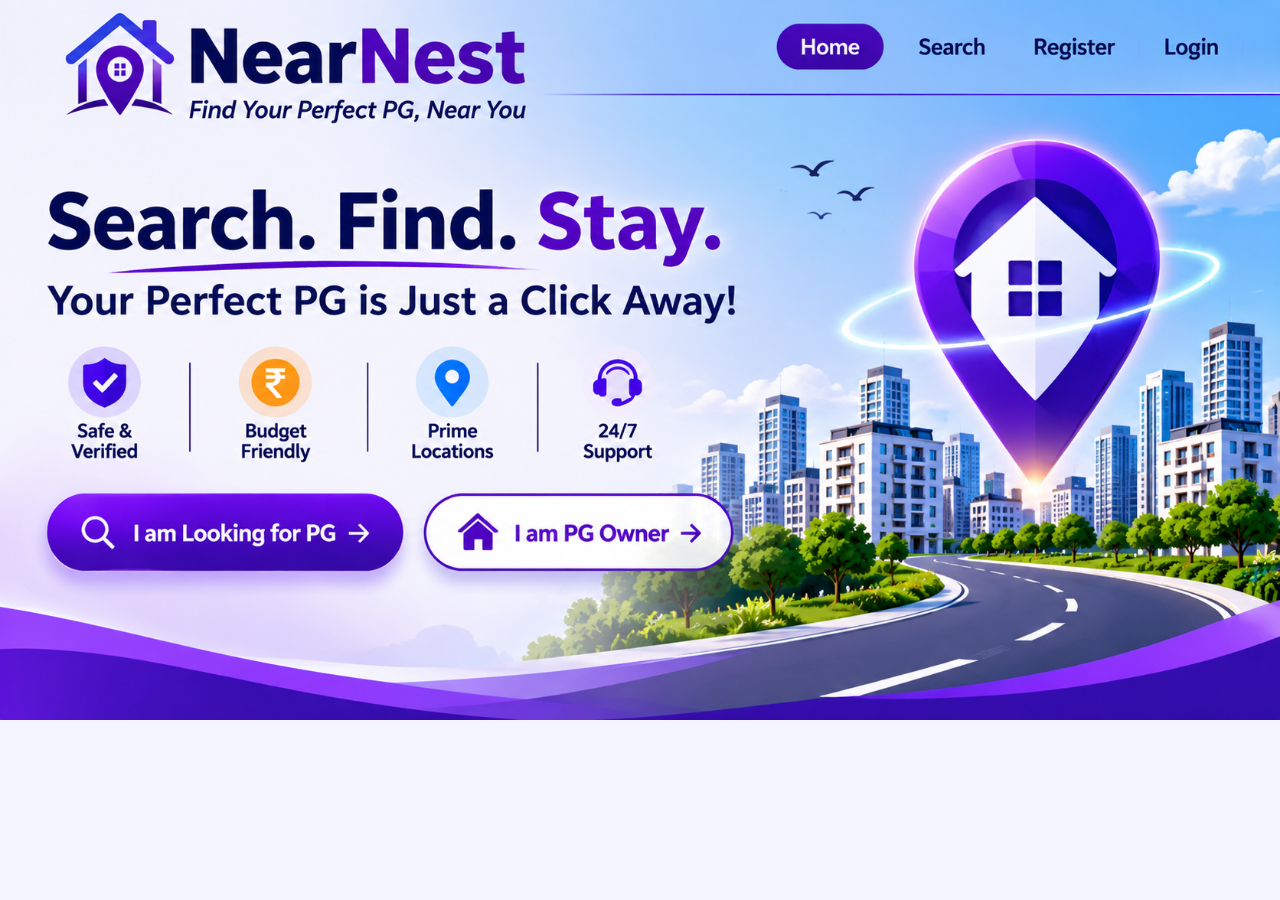
<file: employee-pg finder/frontend/index.html>
<!DOCTYPE html>
<html lang="en">
<head>
    <meta charset="UTF-8">
    <meta name="viewport" content="width=device-width, initial-scale=1.0">
    <title>NearNest - Find Your Perfect PG</title>

    <link rel="stylesheet" href="style.css">

    <style>
        * {
            margin: 0;
            padding: 0;
            box-sizing: border-box;
        }

        html, body {
            width: 100%;
            min-height: 100%;
        }

        body {
            font-family: "Segoe UI", Arial, sans-serif;
            overflow-x: hidden;
        }

        .nearnest-home {
            position: relative;
            width: 100%;
            min-height: 100vh;
            background: #f4f5ff;
            overflow: hidden;
        }

        .nearnest-banner {
            position: relative;
            width: 100%;
            line-height: 0;
        }

        .nearnest-banner img {
            display: block;
            width: 100%;
            height: auto;
        }

        /* Clickable navigation areas */
        .home-link {
            position: absolute;
            top: 3.2%;
            height: 7%;
            z-index: 5;
            display: block;
            border-radius: 30px;
        }

        .home-nav {
            left: 60.5%;
            width: 8.5%;
        }

        .search-nav {
            left: 70.5%;
            width: 8%;
        }

        .register-nav {
            left: 80%;
            width: 8.5%;
        }

        .login-nav {
            left: 90%;
            width: 7%;
        }

        /* Main buttons */
        .banner-button {
            position: absolute;
            top: 68.5%;
            height: 11%;
            z-index: 5;
            display: block;
            border-radius: 60px;
        }

        .seeker-button {
            left: 3.5%;
            width: 28%;
        }

        .owner-button {
            left: 33%;
            width: 24.5%;
        }

        .banner-button:focus-visible,
        .home-link:focus-visible {
            outline: 3px solid #ffb703;
            outline-offset: 3px;
        }

        @media (max-width: 700px) {
            .nearnest-home {
                min-height: auto;
            }

            .nearnest-banner img {
                width: 100%;
                height: auto;
            }

            .home-link {
                top: 3%;
                height: 7%;
            }

            .banner-button {
                top: 68.5%;
                height: 11%;
            }
        }
    </style>
</head>

<body>

    <main class="nearnest-home">

        <section class="nearnest-banner">

            <!-- NearNest homepage design image -->
            <img
                src="images/nearnest-city.png"
                alt="NearNest - Search, Find and Stay. Find your perfect PG near you."
            >

            <!-- Navigation links -->
            <a href="index.html"
               class="home-link home-nav"
               aria-label="Home"></a>

            <a href="pg-listings.html"
               class="home-link search-nav"
               aria-label="Search PGs"></a>

            <a href="employee-login.html"
               class="home-link register-nav"
               aria-label="Register"></a>

            <a href="employee-login.html"
               class="home-link login-nav"
               aria-label="Login"></a>

            <!-- Main action buttons -->
            <a href="employee-login.html"
               class="banner-button seeker-button"
               aria-label="I am looking for PG"></a>

            <a href="owner-register.html"
               class="banner-button owner-button"
               aria-label="I am a PG owner"></a>

        </section>

    </main>

    <script src="script.js"></script>

</body>
</html>
</file>
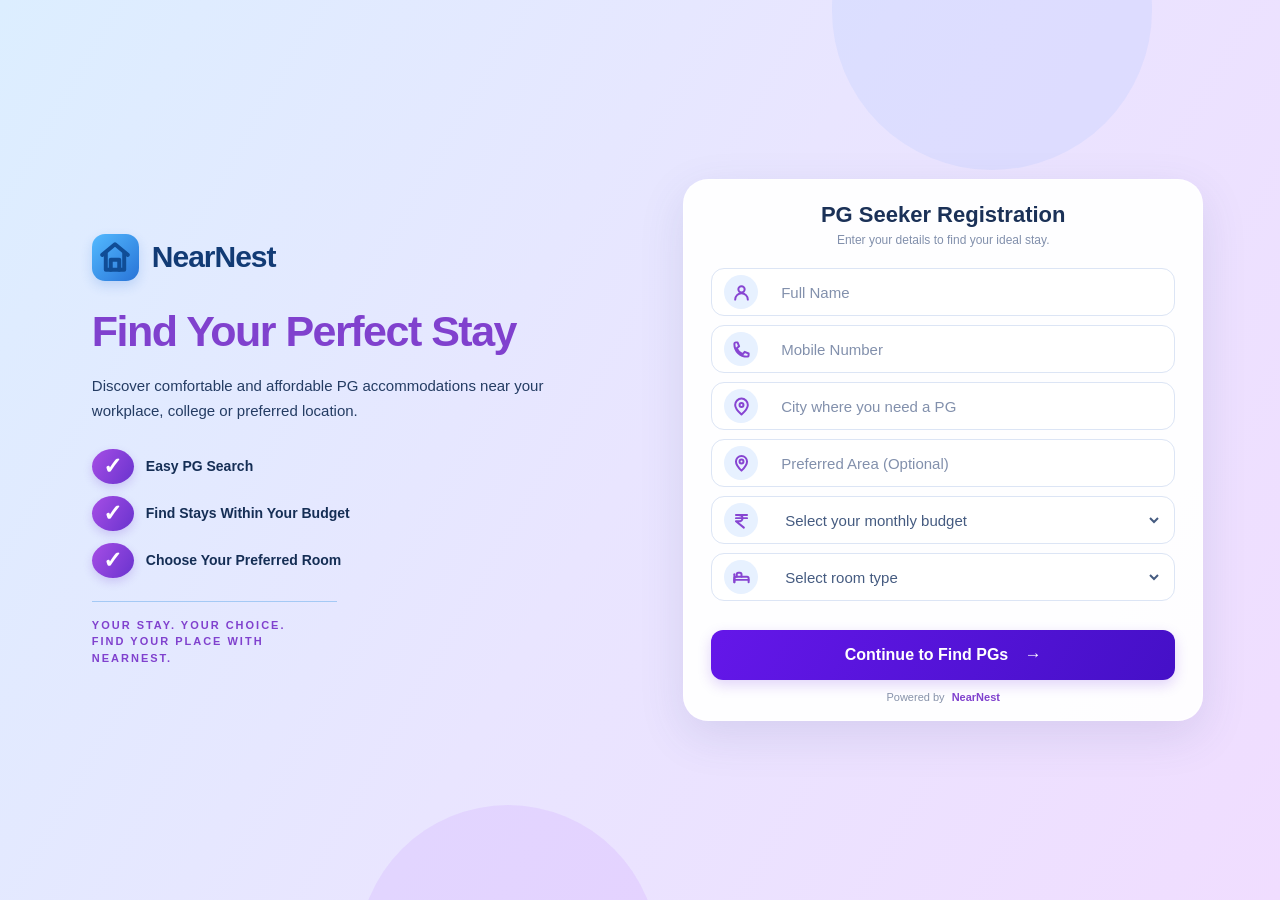
<file: employee-pg finder/frontend/employee-login.html>
<!DOCTYPE html>
<html lang="en">
<head>
    <meta charset="UTF-8">
    <meta name="viewport" content="width=device-width, initial-scale=1.0">
    <title>PG Seeker Registration - NearNest</title>
    <link rel="stylesheet" href="style.css">

    <style>
        * {
            margin: 0;
            padding: 0;
            box-sizing: border-box;
        }

        body.employee-registration-page {
            min-height: 100vh;
            font-family: "Segoe UI", Arial, sans-serif;
            color: #172554;
            background: linear-gradient(120deg, #dceeff, #e9e5ff, #f0ddff);
        }

        .seeker-wrapper {
            min-height: 100vh;
            display: flex;
            align-items: center;
            justify-content: center;
            padding: 25px 6%;
            position: relative;
            overflow: hidden;
        }

        /* Background circles */

        .seeker-wrapper::before,
        .seeker-wrapper::after {
            content: "";
            position: absolute;
            border-radius: 50%;
            pointer-events: none;
        }

        .seeker-wrapper::before {
            width: 320px;
            height: 320px;
            background: rgba(180, 200, 255, 0.25);
            top: -150px;
            right: 10%;
        }

        .seeker-wrapper::after {
            width: 300px;
            height: 300px;
            background: rgba(191, 140, 255, 0.18);
            bottom: -205px;
            left: 28%;
        }

        .seeker-layout {
            width: 100%;
            max-width: 1320px;
            display: grid;
            grid-template-columns: 1fr 1fr;
            align-items: center;
            gap: 55px;
            position: relative;
            z-index: 1;
        }

        /* Left introduction section */

        .seeker-intro {
            padding-left: 15px;
        }

        .seeker-brand {
            display: flex;
            align-items: center;
            gap: 13px;
            margin-bottom: 25px;
        }

        .seeker-brand-icon {
            width: 47px;
            height: 47px;
            border-radius: 13px;
            background: linear-gradient(135deg, #53baff, #2873d7);
            display: flex;
            align-items: center;
            justify-content: center;
            box-shadow: 0 5px 12px rgba(43, 116, 215, 0.2);
        }

        .seeker-brand-icon svg {
            width: 34px;
            height: 34px;
            stroke: #104d96;
            stroke-width: 2.8;
            fill: none;
            stroke-linecap: round;
            stroke-linejoin: round;
        }

        .seeker-brand h2 {
            font-size: 30px;
            color: #123b75;
            font-weight: 750;
            letter-spacing: -1px;
        }

        .seeker-intro h1 {
    font-size: 43px;
    line-height: 1.2;
    color: #8041ce;
    letter-spacing: -1.5px;
    margin-bottom: 15px;
    white-space: nowrap;
}

.seeker-intro h1 span {
    display: inline;
    color: #8041ce;
}

        .seeker-description {
            font-size: 15px;
            color: #243c63;
            line-height: 1.7;
            margin-bottom: 25px;
        }

        /* Benefits */

        .seeker-benefits {
            display: flex;
            flex-direction: column;
            gap: 12px;
        }

        .seeker-benefit {
            display: flex;
            align-items: center;
            gap: 12px;
            color: #152e55;
            font-size: 14px;
            font-weight: 650;
        }

        .benefit-check {
            width: 42px;
            height: 35px;
            border-radius: 50%;
            background: linear-gradient(120deg, #a64ee5, #6933ce);
            display: flex;
            align-items: center;
            justify-content: center;
            color: white;
            font-size: 23px;
            font-weight: 800;
            box-shadow: 0 4px 10px rgba(112, 53, 205, 0.2);
        }

        .seeker-tagline {
            width: 245px;
            border-top: 1px solid #a4c9f5;
            padding-top: 15px;
            margin-top: 23px;
            color: #8041ce;
            font-size: 11px;
            font-weight: 800;
            letter-spacing: 2px;
            line-height: 1.5;
        }

        /* Registration card */

        .seeker-form-card {
            width: 100%;
            max-width: 520px;
            justify-self: end;
            padding: 22px 27px 17px;
            background: rgba(255, 255, 255, 0.94);
            border-radius: 25px;
            box-shadow: 0 15px 45px rgba(66, 77, 140, 0.13);
            border: 1px solid rgba(255, 255, 255, 0.8);
        }

        .seeker-form-heading {
            text-align: center;
            margin-bottom: 21px;
        }

        .seeker-form-heading h2 {
            font-size: 22px;
            color: #1b3157;
            margin-bottom: 5px;
            font-weight: 750;
        }

        .seeker-form-heading p {
            color: #8290ac;
            font-size: 12px;
        }

        /* Form */

        #registrationForm {
            display: flex;
            flex-direction: column;
            gap: 9px;
        }

        .seeker-field {
            width: 100%;
        }

        .seeker-input-row {
            min-height: 48px;
            width: 100%;
            display: flex;
            align-items: center;
            gap: 11px;
            padding: 0 12px;
            border: 1px solid #dce5f5;
            border-radius: 13px;
            background: #ffffff;
            transition: 0.2s ease;
        }

        .seeker-input-row:focus-within {
            border-color: #8c64db;
            box-shadow: 0 0 0 3px rgba(132, 83, 209, 0.09);
        }

        .seeker-field-icon {
            width: 34px;
            height: 34px;
            min-width: 34px;
            border-radius: 50%;
            background: #e7f1ff;
            display: flex;
            align-items: center;
            justify-content: center;
            color: #8745d2;
        }

        .seeker-field-icon svg {
            width: 19px;
            height: 19px;
            stroke: currentColor;
            stroke-width: 2.5;
            stroke-linecap: round;
            stroke-linejoin: round;
            fill: none;
        }

        .seeker-input-row input,
        .seeker-input-row select {
            width: 100%;
            min-width: 0;
            height: 45px;
            border: none !important;
            outline: none !important;
            background: transparent !important;
            box-shadow: none !important;
            color: #455b80;
            font-family: inherit;
            font-size: 13px;
            padding: 0 2px;
        }

        .seeker-input-row input::placeholder {
            color: #8290ac;
        }

        .seeker-input-row select {
            cursor: pointer;
        }

        /* Submit button */

        .seeker-submit-btn {
            width: 100%;
            min-height: 50px;
            margin-top: 9px;
            border: none;
            border-radius: 13px;
            background: linear-gradient(100deg, #7615ed, #4910c9);
            color: #ffffff;
            font-size: 14px;
            font-weight: 750;
            font-family: inherit;
            cursor: pointer;
            transition: 0.2s;
            box-shadow: 0 6px 15px rgba(104, 28, 211, 0.2);
        }

        .seeker-submit-btn:hover {
            transform: translateY(-2px);
            box-shadow: 0 8px 19px rgba(104, 28, 211, 0.28);
        }

        .seeker-submit-btn span {
            margin-left: 12px;
            font-size: 17px;
        }

        .seeker-footer {
            text-align: center;
            margin-top: 11px;
            font-size: 11px;
            color: #8792aa;
        }

        .seeker-footer strong {
            color: #8041ce;
            margin-left: 4px;
        }

        /* Responsive design */

        @media (max-width: 850px) {
            .seeker-wrapper {
                padding: 30px 5%;
            }

            .seeker-layout {
                grid-template-columns: 1fr;
                gap: 30px;
                max-width: 520px;
            }

            .seeker-intro {
                padding-left: 0;
            }

            .seeker-intro h1 {
                font-size: 34px;
            }

            .seeker-brand {
                margin-bottom: 15px;
            }

            .seeker-brand h2 {
                font-size: 26px;
            }

            .seeker-form-card {
                justify-self: center;
            }
        }

        @media (max-width: 480px) {
            .seeker-wrapper {
                padding: 20px 12px;
            }

            .seeker-form-card {
                padding: 20px 15px;
                border-radius: 18px;
            }

            .seeker-intro h1 {
                font-size: 30px;
            }

            .seeker-description {
                font-size: 13px;
            }

            .seeker-form-heading h2 {
                font-size: 20px;
            }
        }
    </style>
</head>

<body class="employee-registration-page">

    <main class="seeker-wrapper">

        <div class="seeker-layout">

            <!-- Left Introduction -->

            <section class="seeker-intro">

                <div class="seeker-brand">

                    <div class="seeker-brand-icon">
                        <svg viewBox="0 0 24 24">
                            <path d="M3 10.5L12 3L21 10.5"/>
                            <path d="M5.5 9.5V21H18.5V9.5"/>
                            <path d="M9 21V14H15V21"/>
                        </svg>
                    </div>

                    <h2>NearNest</h2>

                </div>

                <h1>
                    Find Your <span>Perfect Stay</span>
                </h1>

                <p class="seeker-description">
                    Discover comfortable and affordable PG accommodations
                    near your workplace, college or preferred location.
                </p>

                <div class="seeker-benefits">

                    <div class="seeker-benefit">
                        <span class="benefit-check">✓</span>
                        Easy PG Search
                    </div>

                    <div class="seeker-benefit">
                        <span class="benefit-check">✓</span>
                        Find Stays Within Your Budget
                    </div>

                    <div class="seeker-benefit">
                        <span class="benefit-check">✓</span>
                        Choose Your Preferred Room
                    </div>

                </div>

                <div class="seeker-tagline">
                    YOUR STAY. YOUR CHOICE.
                    <br>
                    FIND YOUR PLACE WITH NEARNEST.
                </div>

            </section>

            <!-- Right Registration Form -->

            <section class="seeker-form-card">

                <div class="seeker-form-heading">
                    <h2>PG Seeker Registration</h2>
                    <p>Enter your details to find your ideal stay.</p>
                </div>

                <form id="registrationForm">

                    <!-- Full Name -->
                    <div class="seeker-field">
                        <div class="seeker-input-row">

                            <span class="seeker-field-icon">
                                <svg viewBox="0 0 24 24">
                                    <circle cx="12" cy="8" r="4"/>
                                    <path d="M4 21C4 16.6 7.6 13 12 13S20 16.6 20 21"/>
                                </svg>
                            </span>

                            <input type="text" id="fullName"
                                   name="fullName"
                                   placeholder="Full Name" required>
                        </div>
                    </div>

                    <!-- Mobile Number -->
                    <div class="seeker-field">
                        <div class="seeker-input-row">

                            <span class="seeker-field-icon">
                                <svg viewBox="0 0 24 24">
                                    <path d="M7 3H5A2 2 0 0 0 3 5C3 14 10 21 19 21A2 2 0 0 0 21 19V17L16 15L13.5 18C10 16.5 7.5 14 6 10.5L9 8L7 3Z"/>
                                </svg>
                            </span>

                            <input type="tel" id="mobile"
                                   name="mobile"
                                   placeholder="Mobile Number" required>
                        </div>
                    </div>

                    <!-- City -->
                    <div class="seeker-field">
                        <div class="seeker-input-row">

                            <span class="seeker-field-icon">
                                <svg viewBox="0 0 24 24">
                                    <path d="M20 10C20 15 12 22 12 22S4 15 4 10A8 8 0 1 1 20 10Z"/>
                                    <circle cx="12" cy="10" r="2.5"/>
                                </svg>
                            </span>

                            <input type="text" id="city"
                                   name="city"
                                   placeholder="City where you need a PG"
                                   required>
                        </div>
                    </div>

                    <!-- Preferred Area -->
                    <div class="seeker-field">
                        <div class="seeker-input-row">

                            <span class="seeker-field-icon">
                                <svg viewBox="0 0 24 24">
                                    <path d="M12 21S5 14.5 5 9.5A7 7 0 1 1 19 9.5C19 14.5 12 21 12 21Z"/>
                                    <circle cx="12" cy="9.5" r="2.5"/>
                                </svg>
                            </span>

                            <input type="text" id="area"
                                   name="area"
                                   placeholder="Preferred Area (Optional)">
                        </div>
                    </div>

                    <!-- Monthly Budget -->
                    <div class="seeker-field">
                        <div class="seeker-input-row">

                            <span class="seeker-field-icon">
                                <svg viewBox="0 0 24 24">
                                    <path d="M5 5H19"/>
                                    <path d="M5 9H19"/>
                                    <path d="M8 5C15 5 15 13 8 13H5L15 21"/>
                                </svg>
                            </span>

                            <select id="budget" name="budget" required>
                                <option value="">Select your monthly budget</option>
                                <option value="Below 5000">Below ₹5,000</option>
                                <option value="5000-10000">₹5,000–₹10,000</option>
                                <option value="10000-15000">₹10,000–₹15,000</option>
                                <option value="Above 15000">Above ₹15,000</option>
                            </select>
                        </div>
                    </div>

                    <!-- Room Preference -->
                    <div class="seeker-field">
                        <div class="seeker-input-row">

                            <span class="seeker-field-icon">
                                <svg viewBox="0 0 24 24">
                                    <path d="M3 18V8"/>
                                    <path d="M21 18V13A2 2 0 0 0 19 11H5A2 2 0 0 0 3 13V18"/>
                                    <path d="M3 15H21"/>
                                    <path d="M6 11V8A2 2 0 0 1 8 6H10A2 2 0 0 1 12 8V11"/>
                                </svg>
                            </span>

                            <select id="roomType" name="roomType" required>
                                <option value="">Select room type</option>
                                <option value="Single">Single Sharing</option>
                                <option value="Double">Double Sharing</option>
                                <option value="Triple">Triple Sharing</option>
                                <option value="Any">Any Room Type</option>
                            </select>
                        </div>
                    </div>

                    <button type="submit" class="seeker-submit-btn">
                        Continue to Find PGs
                        <span>→</span>
                    </button>

                </form>

                <p class="seeker-footer">
                    Powered by <strong>NearNest</strong>
                </p>

            </section>

        </div>

    </main>

    <script src="script.js"></script>

</body>
</html>
</file>
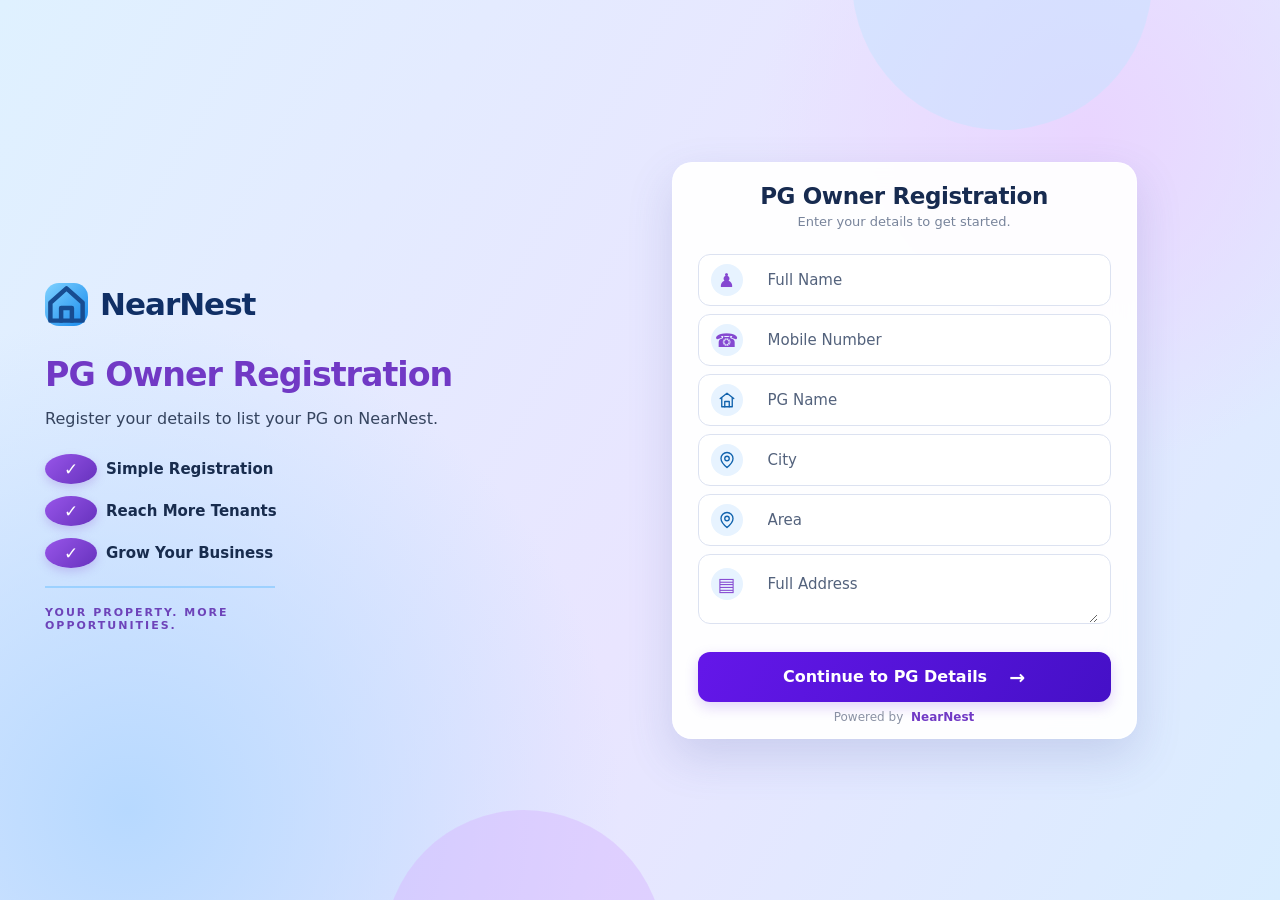
<file: employee-pg finder/frontend/owner-register.html>
<!DOCTYPE html>
<html lang="en">
<head>
    <meta charset="UTF-8">
    <meta name="viewport" content="width=device-width, initial-scale=1.0">
    <title>NearNest - Owner Registration</title>
    <link rel="stylesheet" href="style.css">

    <style>
        body.owner-registration-page {
            margin: 0;
            min-height: 100vh;
            font-family: "Segoe UI", Arial, sans-serif;
            color: #101d3d;
            background: #dceeff;
            overflow-x: hidden;
        }

        .owner-registration-page *,
        .owner-registration-page *::before,
        .owner-registration-page *::after {
            box-sizing: border-box;
        }

        .owner-registration-page .owner-page-wrapper {
            min-height: 100vh;
            position: relative;
            overflow: hidden;
            background:
                radial-gradient(circle at 85% 15%, #e9d5ff 0, transparent 25%),
                radial-gradient(circle at 10% 90%, #b7d9ff 0, transparent 35%),
                linear-gradient(120deg, #dff1ff, #e9e5ff 55%, #d9edff);
        }

        .owner-registration-page .owner-bg-circle {
            position: absolute;
            border-radius: 50%;
            pointer-events: none;
            opacity: .5;
        }

        .owner-registration-page .circle-one {
            width: 300px;
            height: 300px;
            background: #c6e4ff;
            top: -170px;
            right: 10%;
        }

        .owner-registration-page .circle-two {
            width: 280px;
            height: 280px;
            background: #d8baff;
            bottom: -190px;
            right: -70px;
        }

        .owner-registration-page .owner-layout {
            position: relative;
            z-index: 1;
            min-height: 100vh;
            max-width: 1450px;
            margin: auto;
            padding: 35px 5%;
            display: grid;
            grid-template-columns: 1fr 1fr;
            align-items: center;
            gap: 7%;
        }

        /* LEFT SECTION */

        .owner-registration-page .owner-intro {
            display: flex;
            flex-direction: column;
            justify-content: center;
            min-width: 0;
            position: relative;
            min-height: 620px;
        }

        .owner-registration-page .owner-brand {
            display: flex;
            align-items: center;
            gap: 12px;
            margin-bottom: 65px;
            color: #102f65;
            font-size: 27px;
            font-weight: 800;
            letter-spacing: -.7px;
        }

        .owner-registration-page .brand-icon {
            width: 43px;
            height: 43px;
        }

        .owner-registration-page .brand-icon svg {
            width: 100%;
            height: 100%;
            fill: none;
            stroke: #174c91;
            stroke-width: 2.5;
            stroke-linecap: round;
            stroke-linejoin: round;
        }

        .owner-registration-page .owner-heading h1 {
            font-size: clamp(38px, 4vw, 55px);
            line-height: 1.12;
            letter-spacing: -1.8px;
            margin: 0 0 18px;
            font-weight: 800;
            color: #101d38;
        }

        .owner-registration-page .owner-heading h1 span {
            display: block;
            color: #7139c5;
        }

        .owner-registration-page .owner-heading p {
            font-size: 17px;
            line-height: 1.65;
            max-width: 440px;
            color: #253957;
            margin: 0;
        }

        .owner-registration-page .owner-benefits {
            display: flex;
            flex-direction: column;
            gap: 18px;
            margin-top: 35px;
        }

        .owner-registration-page .benefit-item {
            display: flex;
            align-items: center;
            gap: 13px;
            font-size: 16px;
            font-weight: 600;
            color: #182c4e;
        }

        .owner-registration-page .benefit-icon {
            width: 34px;
            height: 34px;
            border-radius: 50%;
            display: flex;
            align-items: center;
            justify-content: center;
            color: white;
            font-weight: 800;
            font-size: 17px;
            background: linear-gradient(135deg, #9855e9, #6632bd);
            box-shadow: 0 4px 10px #8b5bd344;
        }

        .owner-registration-page .owner-tagline {
            margin-top: 45px;
            font-size: 13px;
            font-weight: 800;
            letter-spacing: 2px;
            color: #6d43b9;
        }

        /* CITY SKYLINE */

        .owner-registration-page .owner-intro::after {
            content: "";
            position: absolute;
            z-index: -1;
            left: -8%;
            right: -12%;
            bottom: -35px;
            height: 145px;
            opacity: .55;
            background:
                linear-gradient(to top, #a99af2 0 42%, transparent 42%),
                linear-gradient(to top, transparent 0 25%, #b9aaf7 25% 75%, transparent 75%) 8% 100% / 42px 110px no-repeat,
                linear-gradient(to top, transparent 0 15%, #a99af2 15% 80%, transparent 80%) 20% 100% / 55px 130px no-repeat,
                linear-gradient(to top, transparent 0 30%, #c0b5fa 30% 90%, transparent 90%) 36% 100% / 48px 120px no-repeat,
                linear-gradient(to top, transparent 0 20%, #a99af2 20% 85%, transparent 85%) 52% 100% / 58px 135px no-repeat,
                linear-gradient(to top, transparent 0 35%, #c0b5fa 35% 90%, transparent 90%) 69% 100% / 48px 120px no-repeat,
                linear-gradient(to top, transparent 0 20%, #a99af2 20% 75%, transparent 75%) 84% 100% / 52px 110px no-repeat;
            mask-image: linear-gradient(to top, black, transparent);
        }

        /* RIGHT FORM CARD */

        .owner-registration-page .owner-form-section {
            display: flex;
            justify-content: center;
            align-items: center;
            min-width: 0;
        }

        .owner-registration-page .registration-container {
            width: 100%;
            max-width: 490px;
            background: rgba(255, 255, 255, .94);
            border: 1px solid rgba(255, 255, 255, .9);
            border-radius: 23px;
            padding: 30px 32px 22px;
            box-shadow: 0 18px 45px rgba(76, 91, 160, .18);
            backdrop-filter: blur(12px);
        }

        .owner-registration-page .form-top {
            margin-bottom: 20px;
        }

        .owner-registration-page .form-top h2 {
            margin: 0 0 7px;
            color: #172b50;
            font-size: 25px;
            font-weight: 800;
        }

        .owner-registration-page .form-top p {
            margin: 0;
            color: #78849b;
            font-size: 14px;
        }

        .owner-registration-page #ownerRegistrationForm {
            display: flex;
            flex-direction: column;
            gap: 12px;
        }

        .owner-registration-page .owner-input-group {
            margin: 0;
        }

        .owner-registration-page .owner-input-group label {
            position: absolute;
            width: 1px;
            height: 1px;
            padding: 0;
            margin: -1px;
            overflow: hidden;
            clip: rect(0, 0, 0, 0);
            white-space: nowrap;
            border: 0;
        }

        .owner-registration-page .owner-input-box {
            min-height: 49px;
            display: flex;
            align-items: center;
            gap: 13px;
            padding: 0 15px;
            border: 1.5px solid #dce2f1;
            border-radius: 12px;
            background: #fff;
            transition: .2s ease;
        }

        .owner-registration-page .owner-input-box:focus-within {
            border-color: #8953dc;
            box-shadow: 0 0 0 3px #8953dc19;
        }

        .owner-registration-page .input-icon {
            flex-shrink: 0;
            color: #8548d1;
            font-size: 19px;
            font-weight: 700;
            width: 20px;
            text-align: center;
        }

        .owner-registration-page .owner-input-box input,
        .owner-registration-page .owner-input-box textarea {
            width: 100%;
            min-width: 0;
            border: none;
            outline: none;
            background: transparent;
            color: #243756;
            font-family: inherit;
            font-size: 14px;
            padding: 12px 0;
        }

        .owner-registration-page .owner-input-box input::placeholder,
        .owner-registration-page .owner-input-box textarea::placeholder {
            color: #53627c;
            opacity: 1;
        }

        .owner-registration-page .address-box {
            min-height: 76px;
            align-items: flex-start;
            padding-top: 12px;
        }

        .owner-registration-page .address-box textarea {
            resize: vertical;
            min-height: 48px;
        }

        .owner-registration-page .owner-submit-btn {
            width: 100%;
            min-height: 51px;
            margin-top: 5px;
            padding: 12px 18px;
            border: none;
            border-radius: 13px;
            background: linear-gradient(100deg, #6030b3, #753bc9);
            color: #fff;
            font-size: 15px;
            font-weight: 700;
            cursor: pointer;
            box-shadow: 0 7px 16px #7139c533;
            transition: .2s ease;
        }

        .owner-registration-page .owner-submit-btn:hover {
            transform: translateY(-2px);
            box-shadow: 0 10px 20px #7139c544;
        }

        .owner-registration-page .owner-submit-btn span {
            margin-left: 9px;
            font-size: 19px;
        }

        .owner-registration-page .form-footer {
            text-align: center;
            margin-top: 17px;
            font-size: 12px;
            color: #8a91a4;
        }

        .owner-registration-page .form-footer strong {
            color: #7139c5;
        }

        /* TABLET AND MOBILE */

        @media (max-width: 900px) {
            .owner-registration-page .owner-layout {
                gap: 35px;
                padding: 30px 4%;
            }

            .owner-registration-page .owner-brand {
                margin-bottom: 45px;
            }

            .owner-registration-page .registration-container {
                padding: 25px 22px 20px;
            }
        }

        @media (max-width: 700px) {
            body.owner-registration-page {
                overflow-y: auto;
            }

            .owner-registration-page .owner-layout {
                grid-template-columns: 1fr;
                gap: 25px;
                padding: 25px 18px 35px;
            }

            .owner-registration-page .owner-intro {
                min-height: auto;
            }

            .owner-registration-page .owner-brand {
                margin-bottom: 30px;
                font-size: 23px;
            }

            .owner-registration-page .owner-heading h1 {
                font-size: 36px;
            }

            .owner-registration-page .owner-heading p {
                font-size: 15px;
            }

            .owner-registration-page .owner-benefits {
                margin-top: 23px;
                gap: 12px;
            }

            .owner-registration-page .owner-tagline {
                margin-top: 25px;
            }

            .owner-registration-page .owner-intro::after {
                display: none;
            }

            .owner-registration-page .registration-container {
                max-width: 520px;
                padding: 25px 20px 20px;
            }

            .owner-registration-page .form-top h2 {
                font-size: 22px;
            }
        }
        /* Benefits alignment */
.owner-registration-page .owner-benefits {
    align-items: flex-start;
    gap: 15px;
}

.owner-registration-page .benefit-item {
    display: flex;
    align-items: center;
    justify-content: flex-start;
    gap: 8px;
    width: fit-content;
    margin: 0;
}

.owner-registration-page .benefit-icon {
    flex: 0 0 34px;
    margin: 0;
}

.owner-registration-page .benefit-item span {
    margin: 0;
    padding: 0;
}

/* Visible city buildings */
.owner-registration-page .owner-intro {
    position: relative;
    isolation: isolate;
}

.owner-registration-page .owner-cityscape {
    width: 100%;
    max-width: 540px;
    height: 145px;
    margin-top: 12px;
    position: relative;
    z-index: 0;
}

.owner-registration-page .owner-cityscape svg {
    width: 100%;
    height: 100%;
    display: block;
}

/* FINAL DESKTOP FIT - NO SCROLLING */
@media (min-width: 701px) {

    html,
    body.owner-registration-page {
        width: 100%;
        height: 100%;
        min-height: 0;
        margin: 0;
        overflow: hidden !important;
    }

    .owner-registration-page .owner-page-wrapper {
        width: 100%;
        height: 100vh;
        height: 100svh;
        min-height: 0;
        overflow: hidden;
    }

    .owner-registration-page .owner-layout {
        width: 100%;
        max-width: 1450px;
        height: 100%;
        min-height: 0;
        margin: auto;
        padding: 15px 5%;
        grid-template-columns: 1fr 1fr;
        gap: 4%;
        align-items: center;
    }

    /* Left side */
    .owner-registration-page .owner-intro {
        height: 100%;
        min-height: 0;
        justify-content: center;
        padding-bottom: 100px;
    }

    .owner-registration-page .owner-brand {
        margin-bottom: 25px;
        font-size: 25px;
    }

    .owner-registration-page .owner-heading h1 {
        font-size: clamp(34px, 3.2vw, 46px);
        line-height: 1.12;
        margin-bottom: 12px;
    }

    .owner-registration-page .owner-heading p {
        font-size: 15px;
        line-height: 1.5;
    }

    .owner-registration-page .owner-benefits {
        margin-top: 20px;
        gap: 11px;
    }

    .owner-registration-page .benefit-item {
        font-size: 14px;
        gap: 8px;
    }

    .owner-registration-page .benefit-icon {
        width: 30px;
        height: 30px;
        flex-basis: 30px;
    }

    .owner-registration-page .owner-tagline {
        margin-top: 20px;
        font-size: 11px;
    }

    .owner-registration-page .owner-cityscape {
        height: 115px;
        bottom: 0;
    }

    .owner-registration-page .owner-intro::after {
        display: none;
    }

    /* Right form */
    .owner-registration-page .owner-form-section {
        width: 100%;
    }

    .owner-registration-page .registration-container {
        max-width: 465px;
        padding: 19px 25px 13px;
    }

    .owner-registration-page .form-top {
        margin-bottom: 12px;
    }

    .owner-registration-page .form-top h2 {
        font-size: 22px;
        margin-bottom: 5px;
    }

    .owner-registration-page .form-top p {
        font-size: 13px;
    }

    .owner-registration-page #ownerRegistrationForm {
        gap: 8px;
    }

    .owner-registration-page .owner-input-box {
        min-height: 42px;
        padding: 0 12px;
    }

    .owner-registration-page .owner-input-box input {
        padding: 9px 0;
        font-size: 13px;
    }

    .owner-registration-page .address-box {
        min-height: 57px;
        padding-top: 8px;
    }

    .owner-registration-page .address-box textarea {
        min-height: 38px;
        padding: 5px 0;
    }

    .owner-registration-page .owner-submit-btn {
        min-height: 43px;
        margin-top: 2px;
        padding: 9px 15px;
        font-size: 14px;
    }

    .owner-registration-page .form-footer {
        margin-top: 8px;
    }
}

/* Remove buildings */
.owner-registration-page .owner-cityscape,
.owner-registration-page .owner-intro::after {
    display: none !important;
}

/* Modern font */
body.owner-registration-page {
    font-family: "Trebuchet MS", Arial, sans-serif;
}

/* Bring left and right sections closer */
@media (min-width: 701px) {
    .owner-registration-page .owner-layout {
        grid-template-columns: 0.95fr 1.05fr;
        gap: 2%;
        padding-left: 4%;
        padding-right: 4%;
    }

    .owner-registration-page .owner-intro {
        padding-bottom: 0;
    }

    .owner-registration-page .owner-brand {
        margin-bottom: 22px;
    }

    .owner-registration-page .owner-heading h1 {
        font-size: 43px;
        line-height: 1.15;
    }

    .owner-registration-page .owner-heading p {
        max-width: 400px;
    }

    .owner-registration-page .owner-benefits {
        margin-top: 18px;
        gap: 10px;
    }

    .owner-registration-page .owner-tagline {
        margin-top: 18px;
    }

    .owner-registration-page .owner-form-section {
        justify-content: flex-start;
    }

    .owner-registration-page .registration-container {
        max-width: 480px;
    }

    .owner-registration-page .form-top {
        margin-bottom: 10px;
    }

    .owner-registration-page .form-top h2 {
        font-size: 21px;
    }
}

/* NearNest - Professional owner registration layout */

body.owner-registration-page {
    font-family: "Segoe UI", system-ui, Arial, sans-serif !important;
    -webkit-font-smoothing: antialiased;
}

@media (min-width: 701px) {

    .owner-registration-page .owner-layout {
        max-width: 1320px;
        grid-template-columns: 0.85fr 1.15fr;
        gap: 24px;
        padding-left: 35px;
        padding-right: 35px;
    }

    /* Left content */
    .owner-registration-page .owner-intro {
        padding-left: 10px;
        padding-bottom: 0;
    }

    .owner-registration-page .owner-brand {
        font-size: 27px;
        font-weight: 750;
        margin-bottom: 30px;
    }

    .owner-registration-page .owner-heading h1 {
        font-size: 46px;
        font-weight: 750;
        line-height: 1.13;
        letter-spacing: -1.5px;
    }

    .owner-registration-page .owner-heading p {
        font-size: 16px;
        line-height: 1.6;
        color: #35445f;
    }

    .owner-registration-page .owner-benefits {
        margin-top: 23px;
        gap: 12px;
    }

    .owner-registration-page .benefit-item {
        font-size: 15px;
        font-weight: 600;
        gap: 9px;
    }

    /* Move form closer */
    .owner-registration-page .owner-form-section {
        justify-content: flex-start;
        padding-left: 0;
    }

    .owner-registration-page .registration-container {
        width: 100%;
        max-width: 465px;
        padding: 20px 25px 14px;
        border-radius: 20px;
    }

    /* Form typography */
    .owner-registration-page .form-top h2 {
        font-size: 23px;
        font-weight: 750;
        letter-spacing: -0.4px;
    }

    .owner-registration-page .form-top p {
        font-size: 13px;
    }

    /* Clean input appearance */
    .owner-registration-page .owner-input-box input,
    .owner-registration-page .owner-input-box textarea {
        font-family: "Segoe UI", system-ui, sans-serif;
        border: none !important;
        outline: none;
        box-shadow: none !important;
        font-size: 14px;
    }

    .owner-registration-page .owner-submit-btn {
        font-family: "Segoe UI", system-ui, sans-serif;
        font-size: 15px;
        font-weight: 700;
    }
}

/* PG Owner Registration - single line heading */
.owner-registration-page .owner-heading h1 {
    white-space: nowrap;
    font-size: clamp(27px, 2.6vw, 36px);
    color: #7139c5 !important;
    letter-spacing: -1px;
}

.owner-registration-page .owner-heading h1 span {
    display: inline !important;
    color: #7139c5 !important;
}
/* Center form heading and subtitle */
.owner-registration-page .form-top {
    text-align: center !important;
}

.owner-registration-page .form-top h2 {
    text-align: center !important;
}

.owner-registration-page .form-top p {
    text-align: center !important;
}

/* Smaller screens: allow scrolling */
@media (max-width: 700px) {
    html,
    body.owner-registration-page {
        height: auto;
        overflow-y: auto !important;
    }
}

    </style>
</head>

<body class="owner-registration-page">

<div class="owner-page-wrapper">

    <div class="owner-bg-circle circle-one"></div>
    <div class="owner-bg-circle circle-two"></div>

    <main class="owner-layout">

        <!-- LEFT SECTION -->
        <section class="owner-intro">

            <div class="owner-brand">
                <div class="brand-icon">
                    <svg viewBox="0 0 24 24">
                        <path d="M3 11L12 3L21 11V21H3Z"/>
                        <path d="M9 21V14H15V21"/>
                    </svg>
                </div>
                <span>NearNest</span>
            </div>

            <div class="owner-heading">
                <h1>
                    PG Owner
                    <span>Registration</span>
                </h1>

                <p>
                    Register your details to list your PG on NearNest.
                </p>
            </div>

            <div class="owner-benefits">
                <div class="benefit-item">
                    <div class="benefit-icon">✓</div>
                    <span>Simple Registration</span>
                </div>

                <div class="benefit-item">
                    <div class="benefit-icon">✓</div>
                    <span>Reach More Tenants</span>
                </div>

                <div class="benefit-item">
                    <div class="benefit-icon">✓</div>
                    <span>Grow Your Business</span>
                </div>
            </div>

            <div class="owner-tagline">
                YOUR PROPERTY. MORE OPPORTUNITIES.
            </div>
          
        </section>

        <!-- RIGHT SECTION -->
        <section class="owner-form-section">

            <div class="registration-container">

                <div class="form-top">
                    <h2>PG Owner Registration</h2>
                    <p>Enter your details to get started.</p>
                </div>

                <form id="ownerRegistrationForm">

                    <div class="owner-input-group">
                        <label for="ownerName">Full Name</label>
                        <div class="owner-input-box">
                            <span class="input-icon">♟</span>
                            <input type="text" id="ownerName"
                                   placeholder="Full Name" required>
                        </div>
                    </div>

                    <div class="owner-input-group">
                        <label for="ownerMobile">Mobile Number</label>
                        <div class="owner-input-box">
                            <span class="input-icon">☎</span>
                            <input type="tel" id="ownerMobile"
                                   placeholder="Mobile Number"
                                   pattern="[0-9]{10}" maxlength="10" required>
                        </div>
                    </div>

                    <div class="owner-input-group">
                        <label for="pgName">PG Name</label>
                        <div class="owner-input-box">
                           <span class="input-icon">
    <svg viewBox="0 0 24 24" width="19" height="19"
         fill="none" stroke="currentColor"
         stroke-width="2" stroke-linecap="round"
         stroke-linejoin="round">
        <path d="M3 10L12 3L21 10"/>
        <path d="M5 9V21H19V9"/>
        <path d="M9 21V14H15V21"/>
    </svg>
</span>
                            <input type="text" id="pgName"
                                   placeholder="PG Name" required>
                        </div>
                    </div>

                    <div class="owner-input-group">
                        <label for="ownerCity">City</label>
                        <div class="owner-input-box">
                            <span class="input-icon">
    <svg viewBox="0 0 24 24" width="19" height="19" fill="currentColor">
        <path d="M12 2C7.6 2 4 5.6 4 10c0 5.5 8 12 8 12s8-6.5 8-12c0-4.4-3.6-8-8-8zm0 11a3 3 0 1 1 0-6 3 3 0 0 1 0 6z"/>
    </svg>
</span>
                            <input type="text" id="ownerCity"
                                   placeholder="City" required>
                        </div>
                    </div>

                    <div class="owner-input-group">
                        <label for="ownerArea">Area</label>
                        <div class="owner-input-box">
                         <span class="input-icon">
    <svg viewBox="0 0 24 24" width="19" height="19" fill="currentColor">
        <path d="M12 2C7.6 2 4 5.6 4 10c0 5.5 8 12 8 12s8-6.5 8-12c0-4.4-3.6-8-8-8zm0 11a3 3 0 1 1 0-6 3 3 0 0 1 0 6z"/>
    </svg>
</span>
                            <input type="text" id="ownerArea"
                                   placeholder="Area" required>
                        </div>
                    </div>

                    <div class="owner-input-group">
                        <label for="ownerAddress">Full Address</label>
                        <div class="owner-input-box address-box">
                            <span class="input-icon">▤</span>
                            <textarea id="ownerAddress" rows="2"
                                      placeholder="Full Address"
                                      required></textarea>
                        </div>
                    </div>

                    <button type="submit" class="owner-submit-btn">
                        Continue to PG Details <span>→</span>
                    </button>

                </form>

                <div class="form-footer">
                    Powered by <strong>NearNest</strong>
                </div>

            </div>

        </section>

    </main>
</div>

<script src="script.js"></script>

</body>
</html>
</file>
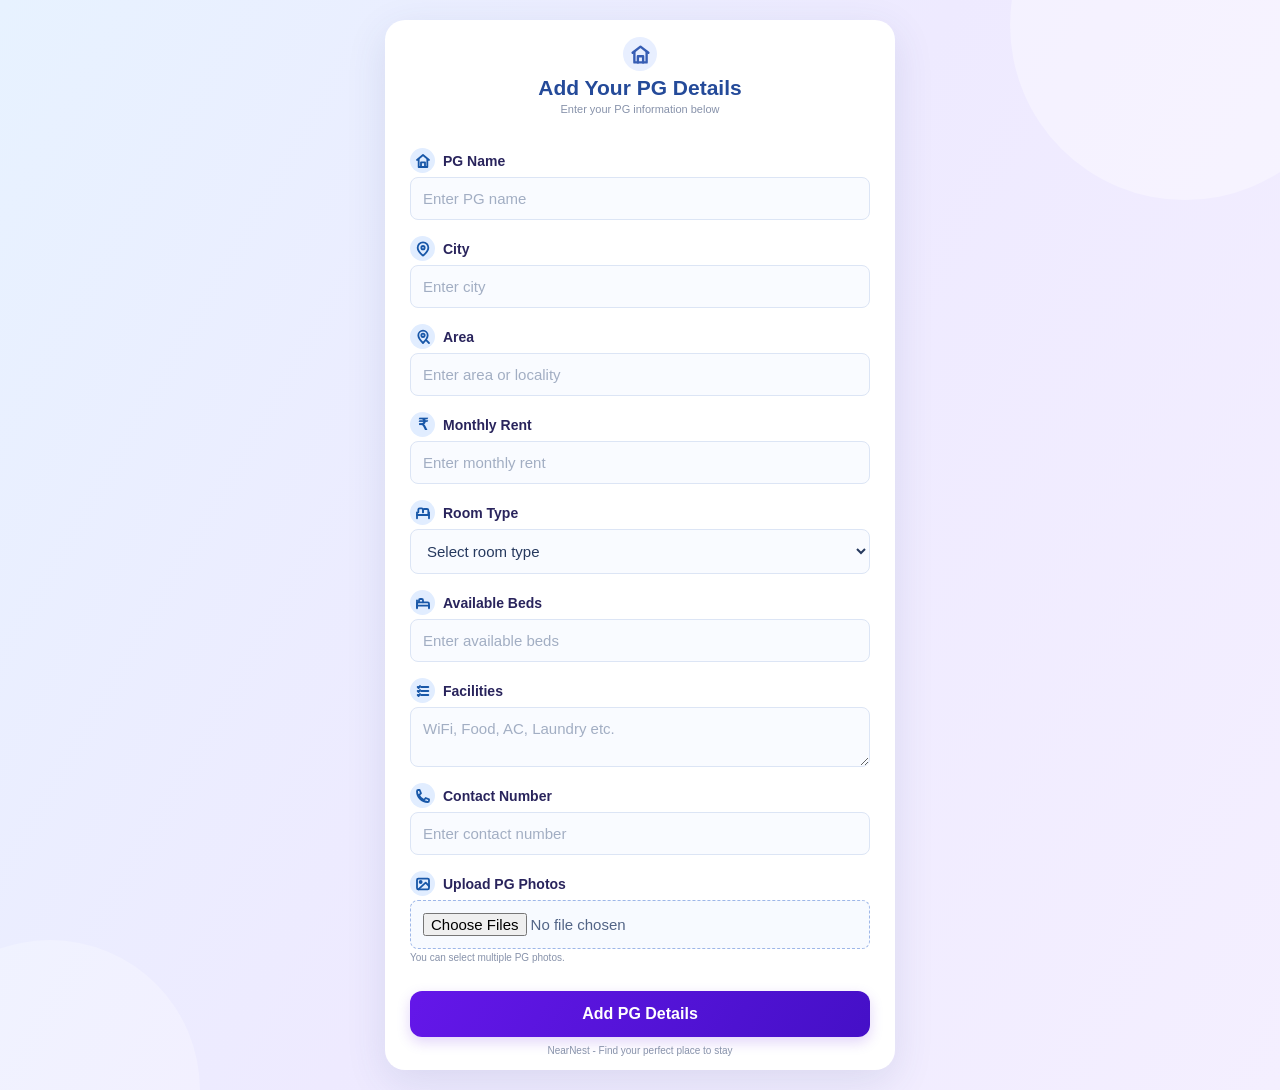
<file: employee-pg finder/frontend/pg-details.html>
<!DOCTYPE html>
<html lang="en">
<head>
    <meta charset="UTF-8">
    <meta name="viewport" content="width=device-width, initial-scale=1.0">
    <title>Add PG Details - NearNest</title>
    <link rel="stylesheet" href="style.css">

    <style>
        * {
            margin: 0;
            padding: 0;
            box-sizing: border-box;
        }

        body.pg-details-page {
            min-height: 100vh;
            font-family: "Segoe UI", Arial, sans-serif;
            color: #172554;
            background: linear-gradient(120deg, #e7f2ff, #eeeaff, #f4efff);
        }

        .pg-wrapper {
            min-height: 100vh;
            display: flex;
            justify-content: center;
            align-items: center;
            padding: 20px;
            position: relative;
            overflow: hidden;
        }

        .pg-wrapper::before,
        .pg-wrapper::after {
            content: "";
            position: absolute;
            border-radius: 50%;
            pointer-events: none;
        }

        .pg-wrapper::before {
            width: 350px;
            height: 350px;
            background: rgba(255,255,255,0.35);
            top: -150px;
            right: -80px;
        }

        .pg-wrapper::after {
            width: 300px;
            height: 300px;
            background: rgba(255,255,255,0.25);
            bottom: -150px;
            left: -100px;
        }

        /* Form card */

        .pg-form-card {
            position: relative;
            z-index: 1;
            width: 100%;
            max-width: 510px;
            padding: 17px 25px 14px;
            background: #ffffff;
            border-radius: 20px;
            box-shadow: 0 12px 40px rgba(57, 74, 130, 0.12);
        }

        .pg-form-heading {
            text-align: center;
            margin-bottom: 12px;
        }

        .pg-form-home-icon {
            width: 34px;
            height: 34px;
            border-radius: 50%;
            background: #e8efff;
            color: #365db4;
            display: flex;
            align-items: center;
            justify-content: center;
            margin: 0 auto 5px;
        }

        .pg-form-home-icon svg {
            width: 21px;
            height: 21px;
        }

        .pg-form-heading h2 {
            color: #244a99;
            font-size: 21px;
            margin-bottom: 3px;
        }

        .pg-form-heading p {
            font-size: 11px;
            color: #8792aa;
        }

        /* Form fields */

        #pgDetailsForm {
            display: flex;
            flex-direction: column;
            gap: 8px;
        }

        .pg-field {
            width: 100%;
        }

        /* Bold icons beside field labels */

        .pg-field-label {
            display: flex;
            align-items: center;
            gap: 8px;
            margin-bottom: 4px;
            color: #34466b;
            font-size: 12px;
            font-weight: 700;
        }

        .pg-label-icon {
            width: 25px;
            height: 25px;
            min-width: 25px;
            display: inline-flex;
            align-items: center;
            justify-content: center;
            flex-shrink: 0;
            color: #1857a8;
            background: #e1edff;
            border-radius: 50%;
        }

        .pg-label-icon svg {
            width: 16px;
            height: 16px;
            stroke: currentColor;
            stroke-width: 2.7;
            stroke-linecap: round;
            stroke-linejoin: round;
            fill: none;
        }

        /* Rupee icon */

        .pg-label-icon .rupee-icon {
            font-size: 16px;
            font-weight: 900;
            line-height: 1;
        }

        /* Input fields */

        .pg-input-row {
            display: block;
            width: 100%;
            min-height: 38px;
            padding: 0;
            margin: 0;
            border: none !important;
            border-radius: 0;
            background: transparent !important;
            box-shadow: none !important;
        }

        .pg-input-row input,
        .pg-input-row select,
        .pg-input-row textarea {
            display: block;
            width: 100%;
            min-width: 0;
            min-height: 38px;
            margin: 0;
            padding: 8px 12px;
            border: 1px solid #dce5f5 !important;
            border-radius: 8px;
            outline: none;
            background: #f9fbff !important;
            box-shadow: none !important;
            color: #26395e;
            font-family: inherit;
            font-size: 12px;
        }

        .pg-input-row input:focus,
        .pg-input-row select:focus,
        .pg-input-row textarea:focus {
            border-color: #668be0 !important;
            background: #ffffff !important;
        }

        .pg-input-row input::placeholder,
        .pg-input-row textarea::placeholder {
            color: #a2aec3;
        }

        .pg-input-row select {
            cursor: pointer;
        }

        .pg-textarea-row {
            min-height: 58px;
        }

        .pg-input-row textarea {
            min-height: 58px;
            resize: vertical;
        }

        /* Photo upload */

        .photo-upload-box {
            width: 100%;
        }

        #pgPhotos {
            display: block;
            width: 100%;
            padding: 8px;
            border: 1px dashed #9eb7e8 !important;
            border-radius: 8px;
            background: #f7faff !important;
            color: #526486;
            font-family: inherit;
            font-size: 11px;
        }

        .photo-note {
            font-size: 10px;
            color: #8792aa;
            margin-top: 3px;
        }

        /* Submit button */

        .pg-submit-btn {
            display: block;
            width: 100%;
            min-height: 39px;
            margin-top: 3px;
            border: none;
            border-radius: 9px;
            background: linear-gradient(100deg, #3267c5, #7853cc);
            color: white;
            font-size: 13px;
            font-weight: 700;
            cursor: pointer;
            transition: 0.2s;
        }

        .pg-submit-btn:hover {
            transform: translateY(-1px);
            box-shadow: 0 5px 14px rgba(75, 91, 190, 0.22);
        }

        .pg-footer {
            text-align: center;
            font-size: 10px;
            color: #8792aa;
            margin-top: 8px;
        }

        /* Mobile */

        @media (max-width: 600px) {
            .pg-wrapper {
                padding: 12px;
                align-items: flex-start;
            }

            .pg-form-card {
                max-width: 100%;
                padding: 18px;
            }

            .pg-form-heading h2 {
                font-size: 19px;
            }

            #pgDetailsForm {
                gap: 10px;
            }

            .pg-input-row input,
            .pg-input-row select,
            .pg-input-row textarea {
                font-size: 13px;
            }
        }
    </style>
</head>

<body class="pg-details-page">

    <div class="pg-wrapper">

        <div class="pg-form-card">

            <div class="pg-form-heading">

                <div class="pg-form-home-icon">
                    <svg viewBox="0 0 24 24"
                         stroke="currentColor"
                         stroke-width="2.7"
                         stroke-linecap="round"
                         stroke-linejoin="round"
                         fill="none">
                        <path d="M3 10L12 3L21 10"/>
                        <path d="M5 9V21H19V9"/>
                        <path d="M9 21V14H15V21"/>
                    </svg>
                </div>

                <h2>Add Your PG Details</h2>
                <p>Enter your PG information below</p>

            </div>

            <form id="pgDetailsForm">

                <!-- PG Name -->
                <div class="pg-field">
                    <label for="pgName" class="pg-field-label">
                        <span class="pg-label-icon">
                            <svg viewBox="0 0 24 24">
                                <path d="M3 10.5L12 3L21 10.5"/>
                                <path d="M5.5 9.5V21H18.5V9.5"/>
                                <path d="M9 21V14H15V21"/>
                            </svg>
                        </span>
                        PG Name
                    </label>

                    <div class="pg-input-row">
                        <input type="text" id="pgName" name="pgName"
                               placeholder="Enter PG name" required>
                    </div>
                </div>

                <!-- City -->
                <div class="pg-field">
                    <label for="city" class="pg-field-label">
                        <span class="pg-label-icon">
                            <svg viewBox="0 0 24 24">
                                <path d="M20 10C20 15 12 22 12 22S4 15 4 10A8 8 0 1 1 20 10Z"/>
                                <circle cx="12" cy="10" r="2.5"/>
                            </svg>
                        </span>
                        City
                    </label>

                    <div class="pg-input-row">
                        <input type="text" id="city" name="city"
                               placeholder="Enter city" required>
                    </div>
                </div>

                <!-- Area / Location -->
                <div class="pg-field">
                    <label for="area" class="pg-field-label">
                        <span class="pg-label-icon">
                            <svg viewBox="0 0 24 24">
                                <path d="M12 21S5 14.5 5 9.5A7 7 0 1 1 19 9.5C19 14.5 12 21 12 21Z"/>
                                <circle cx="12" cy="9.5" r="2.5"/>
                                <path d="M17.5 17.5L21 21"/>
                            </svg>
                        </span>
                        Area
                    </label>

                    <div class="pg-input-row">
                        <input type="text" id="area" name="area"
                               placeholder="Enter area or locality" required>
                    </div>
                </div>

                <!-- Monthly Rent -->
                <div class="pg-field">
                    <label for="rent" class="pg-field-label">
                        <span class="pg-label-icon">
                            <span class="rupee-icon">₹</span>
                        </span>
                        Monthly Rent
                    </label>

                    <div class="pg-input-row">
                        <input type="number" id="rent" name="rent"
                               placeholder="Enter monthly rent" required>
                    </div>
                </div>

                <!-- Room Type -->
                <div class="pg-field">
                    <label for="roomType" class="pg-field-label">
                        <span class="pg-label-icon">
                            <svg viewBox="0 0 24 24">
                                <path d="M3 11V20"/>
                                <path d="M21 11V20"/>
                                <path d="M3 15H21"/>
                                <path d="M5 11V7A2 2 0 0 1 7 5H10A2 2 0 0 1 12 7V11"/>
                                <path d="M12 11V8A2 2 0 0 1 14 6H18A2 2 0 0 1 20 8V15"/>
                            </svg>
                        </span>
                        Room Type
                    </label>

                    <div class="pg-input-row">
                        <select id="roomType" name="roomType" required>
                            <option value="">Select room type</option>
                            <option value="Single">Single Sharing</option>
                            <option value="Double">Double Sharing</option>
                            <option value="Triple">Triple Sharing</option>
                            <option value="Four">Four Sharing</option>
                        </select>
                    </div>
                </div>

                <!-- Available Beds -->
                <div class="pg-field">
                    <label for="beds" class="pg-field-label">
                        <span class="pg-label-icon">
                            <svg viewBox="0 0 24 24">
                                <path d="M3 18V8"/>
                                <path d="M21 18V13A2 2 0 0 0 19 11H5A2 2 0 0 0 3 13V18"/>
                                <path d="M3 16H21"/>
                                <path d="M6 11V8A2 2 0 0 1 8 6H10A2 2 0 0 1 12 8V11"/>
                                <path d="M3 18V20M21 18V20"/>
                            </svg>
                        </span>
                        Available Beds
                    </label>

                    <div class="pg-input-row">
                        <input type="number" id="beds" name="beds"
                               placeholder="Enter available beds" required>
                    </div>
                </div>

                <!-- Facilities -->
                <div class="pg-field">
                    <label for="facilities" class="pg-field-label">
                        <span class="pg-label-icon">
                            <svg viewBox="0 0 24 24">
                                <path d="M9 6H20"/>
                                <path d="M9 12H20"/>
                                <path d="M9 18H20"/>
                                <path d="M4 6L5.5 7.5L7.5 4.5"/>
                                <path d="M4 12L5.5 13.5L7.5 10.5"/>
                                <path d="M4 18L5.5 19.5L7.5 16.5"/>
                            </svg>
                        </span>
                        Facilities
                    </label>

                    <div class="pg-input-row pg-textarea-row">
                        <textarea id="facilities" name="facilities"
                                  placeholder="WiFi, Food, AC, Laundry etc."
                                  required></textarea>
                    </div>
                </div>

                <!-- Contact Number -->
                <div class="pg-field">
                    <label for="contact" class="pg-field-label">
                        <span class="pg-label-icon">
                            <svg viewBox="0 0 24 24">
                                <path d="M7 3H5A2 2 0 0 0 3 5C3 14 10 21 19 21A2 2 0 0 0 21 19V17L16 15L13.5 18C10 16.5 7.5 14 6 10.5L9 8L7 3Z"/>
                            </svg>
                        </span>
                        Contact Number
                    </label>

                    <div class="pg-input-row">
                        <input type="tel" id="contact" name="contact"
                               placeholder="Enter contact number" required>
                    </div>
                </div>

                <!-- PG Photos -->
                <div class="pg-field">
                    <label for="pgPhotos" class="pg-field-label">
                        <span class="pg-label-icon">
                            <svg viewBox="0 0 24 24">
                                <rect x="3" y="4" width="18" height="16" rx="2"/>
                                <circle cx="8.5" cy="9" r="1.5"/>
                                <path d="M21 15L16 10L5 20"/>
                            </svg>
                        </span>
                        Upload PG Photos
                    </label>

                    <div class="photo-upload-box">
                        <input type="file" id="pgPhotos" name="pgPhotos"
                               accept="image/*" multiple>
                    </div>

                    <p class="photo-note">
                        You can select multiple PG photos.
                    </p>
                </div>

                <button type="submit" class="pg-submit-btn">
                    Add PG Details
                </button>

            </form>

            <p class="pg-footer">
                NearNest - Find your perfect place to stay
            </p>

        </div>

    </div>

    <script src="script.js"></script>

</body>
</html>
</file>
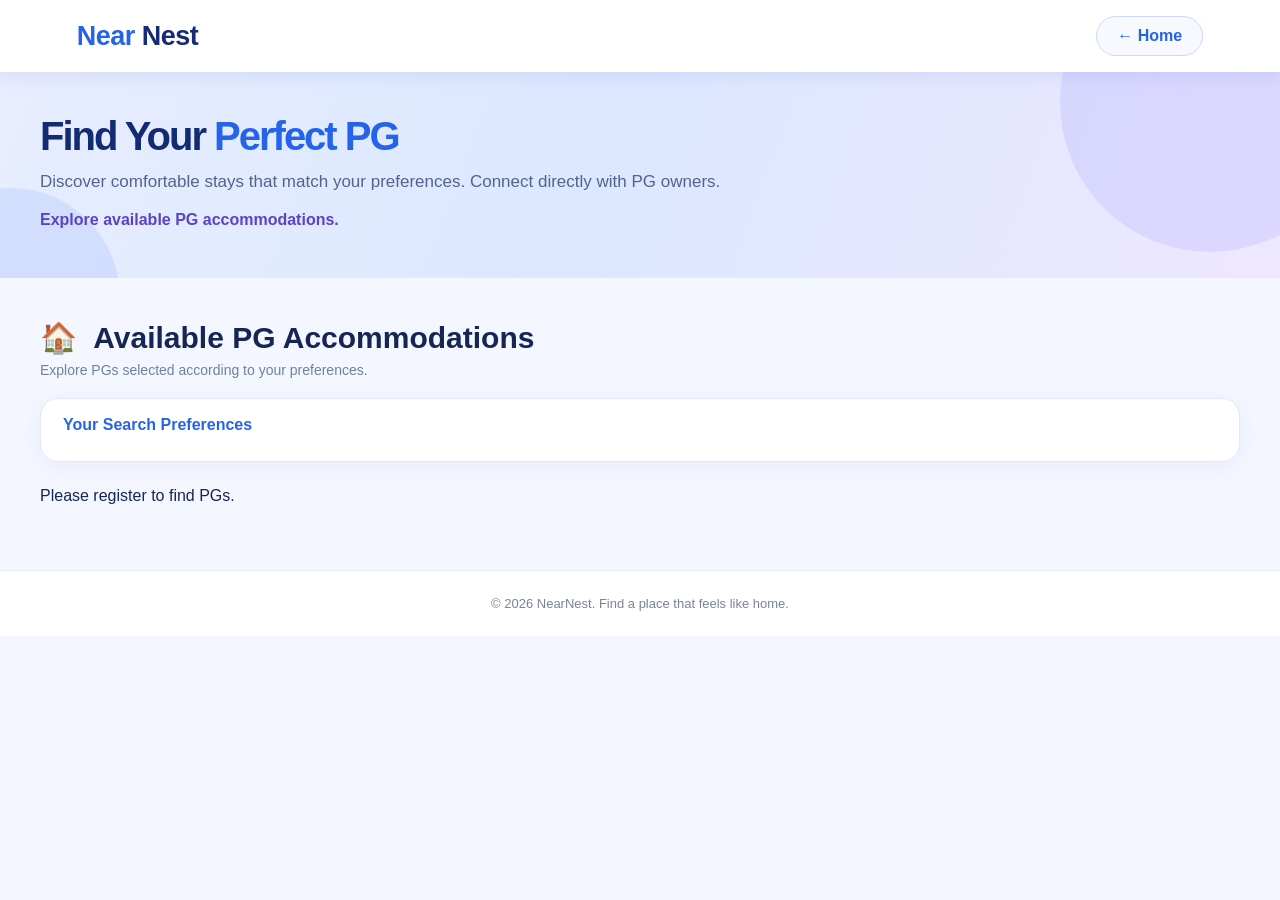
<file: employee-pg finder/frontend/pg-listings.html>
<!DOCTYPE html>
<html lang="en">
<head>
    <meta charset="UTF-8">
    <meta name="viewport" content="width=device-width, initial-scale=1.0">

    <title>NearNest - Available PGs</title>

    <link rel="stylesheet" href="style.css">

    <style>

        * {
            box-sizing: border-box;
        }

        body {
            margin: 0;
            background: #f4f7ff;
            font-family: Arial, sans-serif;
            color: #172554;
        }


        /* =========================
           NAVBAR
        ========================= */

        .listings-navbar {
            background: rgba(255, 255, 255, 0.98);
            padding: 16px 6%;
            display: flex;
            justify-content: space-between;
            align-items: center;
            box-shadow: 0 3px 18px rgba(30, 64, 175, 0.10);
            position: sticky;
            top: 0;
            z-index: 1000;
        }

        .listings-navbar .logo {
            color: #2563eb;
            font-size: 27px;
            font-weight: 900;
            text-decoration: none;
            letter-spacing: -0.5px;
        }

        .back-home {
            color: #2563eb;
            text-decoration: none;
            font-weight: 700;
            padding: 10px 20px;
            border: 1px solid #cbd8ff;
            border-radius: 30px;
            background: #f7f9ff;
            transition: 0.3s;
        }

        .back-home:hover {
            background: #2563eb;
            color: white;
            border-color: #2563eb;
            transform: translateY(-2px);
        }


        /* =========================
           HERO
        ========================= */

        .listings-hero {
            position: relative;
            overflow: hidden;

            background:
                linear-gradient(
                    110deg,
                    #e8edff 0%,
                    #dbe8ff 45%,
                    #eee7ff 100%
                );

            padding: 42px 20px 45px;
            color: #172554;
        }

        .listings-hero::before {
            content: "";
            position: absolute;

            width: 300px;
            height: 300px;

            background: rgba(99, 102, 241, 0.12);

            border-radius: 50%;

            right: -80px;
            top: -120px;
        }

        .listings-hero::after {
            content: "";
            position: absolute;

            width: 220px;
            height: 220px;

            background: rgba(37, 99, 235, 0.10);

            border-radius: 50%;

            left: -100px;
            bottom: -130px;
        }

        .hero-content {
            max-width: 1200px;
            margin: auto;

            position: relative;
            z-index: 2;

            display: flex;
            align-items: center;
            gap: 25px;
        }

        .listings-hero h1 {
            font-size: 40px;
            margin: 0 0 10px;
            font-weight: 900;
            color: #132b72;
        }

        .listings-hero h1 span {
            color: #2563eb;
        }

        .listings-hero p {
            font-size: 17px;
            color: #52648e;
            margin: 0;
            line-height: 1.6;
        }

        #welcomeMessage {
            font-size: 16px;
            font-weight: 800;
            margin-top: 12px;
            color: #5b43c6;
        }


        /* =========================
           MAIN
        ========================= */

        .listings-main {
            max-width: 1250px;
            margin: 0 auto;
            padding: 42px 25px 65px;
        }


        /* =========================
           HEADING
        ========================= */

        .section-heading {
            display: flex;
            justify-content: space-between;
            align-items: center;
            flex-wrap: wrap;

            gap: 15px;

            margin-bottom: 20px;
        }

        .section-heading h2 {
            font-size: 30px;
            color: #172554;
            margin: 0;
        }

        .section-heading h2::before {
            content: "🏠";
            margin-right: 9px;
        }

        .section-heading p {
            color: #71809e;
            font-size: 14px;
            margin: 7px 0 0;
        }


        /* =========================
           PREFERENCES
        ========================= */

        #userPreferences {
            background: white;

            border: 1px solid #e0e7ff;

            border-radius: 18px;

            padding: 17px 22px;

            margin-bottom: 25px;

            box-shadow:
                0 5px 20px rgba(30, 64, 175, 0.06);

            position: relative;
        }

        #userPreferences::before {
            content: "Your Search Preferences";

            display: block;

            color: #2563eb;

            font-size: 16px;

            font-weight: 800;

            margin-bottom: 10px;
        }

        #userPreferences p {
            display: inline-block;

            margin: 5px 22px 5px 0;

            color: #53627f;

            font-size: 14px;
        }

        #userPreferences p strong {
            color: #172554;
        }


        /* =========================
           PG LIST
        ========================= */

        .pg-listings {
            display: flex;
            flex-direction: column;
            gap: 20px;
        }


        /* =========================
           PG CARD
        ========================= */

        .pg-card {
            width: 100%;

            background: white;

            border-radius: 22px;

            border: 1px solid #e2e8f5;

            box-shadow:
                0 7px 25px rgba(30, 64, 175, 0.08);

            padding: 13px;

            display: grid;

            grid-template-columns:
                340px
                minmax(0, 1fr)
                245px;

            gap: 24px;

            align-items: center;

            transition:
                transform 0.25s ease,
                box-shadow 0.25s ease,
                border-color 0.25s ease;

            position: relative;

            overflow: hidden;
        }

        .pg-card::before {
            content: "";

            position: absolute;

            left: 0;
            top: 0;

            width: 5px;
            height: 100%;

            background:
                linear-gradient(
                    180deg,
                    #2563eb,
                    #7c3aed,
                    #ec4899
                );
        }

        .pg-card:hover {
            transform: translateY(-4px);

            border-color: #c9d7ff;

            box-shadow:
                0 15px 38px rgba(30, 64, 175, 0.14);
        }


        /* =========================
           PG IMAGE
        ========================= */

        .pg-card > img {
            width: 100%;
            height: 225px;

            object-fit: cover;

            display: block;

            border-radius: 16px;

            margin: 0;
        }

        .pg-card > div:first-child {
            border-radius: 16px !important;
        }


        /* =========================
           PG NAME
        ========================= */

        .pg-card h2 {
            font-size: 25px;

            color: #172554;

            margin: 0 0 10px;

            font-weight: 800;
        }

        .pg-card h2::after {
            content: " ✓";

            color: #2563eb;

            font-size: 16px;
        }


        /* =========================
           PG TEXT
        ========================= */

        .pg-card p {
            font-size: 14px;

            color: #65728d;

            line-height: 1.6;

            margin: 8px 0;

            overflow-wrap: anywhere;
        }

        .pg-card p strong {
            color: #26375f;
        }


        /* PRICE */

        .pg-card p:nth-of-type(2) {
            font-size: 26px;

            color: #2563eb;

            font-weight: 900;

            margin-top: 15px;
        }


        /* =========================
           AMENITY STYLE
        ========================= */

        .pg-card p:nth-of-type(3),
        .pg-card p:nth-of-type(4),
        .pg-card p:nth-of-type(5) {
            display: inline-block;

            background: #eef4ff;

            color: #2451a6;

            border-radius: 20px;

            padding: 7px 11px;

            margin: 4px 5px 4px 0;

            font-size: 12px;

            font-weight: 700;
        }


        /* =========================
           VIEW DETAILS
        ========================= */

        .view-details-btn {
            width: 100%;

            margin: 0;

            padding: 14px 16px;

            border: none;

            border-radius: 12px;

            background:
                linear-gradient(
                    135deg,
                    #2563eb,
                    #5b45df
                );

            color: white;

            font-size: 15px;

            font-weight: 800;

            cursor: pointer;

            transition: 0.3s;

            box-shadow:
                0 8px 18px rgba(37, 99, 235, 0.20);
        }

        .view-details-btn:hover {
            transform: translateY(-2px);

            background:
                linear-gradient(
                    135deg,
                    #1749bd,
                    #4932c4
                );

            box-shadow:
                0 12px 25px rgba(37, 99, 235, 0.30);
        }


        /* =========================
           FULL DETAILS
        ========================= */

        .pg-full-details {
            margin: 15px 0 0;

            padding: 16px;

            background:
                linear-gradient(
                    135deg,
                    #f3f6ff,
                    #faf7ff
                );

            border-radius: 14px;

            border: 1px solid #e1e7fa;
        }

        .pg-full-details h3 {
            color: #2864c8;

            font-size: 17px;

            margin: 12px 0;
        }

        .pg-full-details img {
            border: 1px solid #e2e7f0;
            border-radius: 10px;
        }


        /* =========================
           FOOTER
        ========================= */

        .listings-footer {
            text-align: center;

            padding: 25px;

            background: white;

            color: #7a8497;

            border-top: 1px solid #e8eaf0;

            font-size: 13px;
        }


        /* =========================
           TABLET
        ========================= */

        @media (max-width: 1050px) {

            .pg-card {
                grid-template-columns:
                    280px
                    minmax(0, 1fr);
            }

            .pg-card .view-details-btn {
                grid-column: 2;
            }
        }


        /* =========================
           MOBILE
        ========================= */

        @media (max-width: 700px) {

            .listings-navbar {
                padding: 14px 5%;
            }

            .listings-navbar .logo {
                font-size: 23px;
            }

            .back-home {
                padding: 8px 13px;
                font-size: 13px;
            }

            .listings-hero {
                padding: 35px 20px;
            }

            .hero-content {
                align-items: flex-start;
            }

            .listings-hero h1 {
                font-size: 28px;
            }

            .listings-hero p {
                font-size: 14px;
            }

            .listings-main {
                padding: 30px 15px 50px;
            }

            .section-heading h2 {
                font-size: 23px;
            }

            .pg-card {
                display: block;

                padding: 10px;

                border-radius: 18px;
            }

            .pg-card > img {
                height: 220px;

                margin-bottom: 18px;
            }

            .pg-card h2 {
                font-size: 22px;
            }

            .pg-card p:nth-of-type(2) {
                font-size: 23px;
            }

            .view-details-btn {
                margin-top: 18px;
            }

            #userPreferences {
                padding: 15px;
            }

            #userPreferences p {
                display: block;

                margin: 8px 0;
            }
        }

    </style>
</head>


<body>


    <!-- =========================
         NAVBAR
    ========================= -->

    <header class="listings-navbar">

        <a href="index.html" class="logo">
            Near<span style="color:#172a76;">Nest</span>
        </a>

        <a href="index.html" class="back-home">
            ← Home
        </a>

    </header>


    <!-- =========================
         HERO
    ========================= -->

    <section class="listings-hero">

        <div class="hero-content">

            <div>

                <h1>
                    Find Your <span>Perfect PG</span>
                </h1>

                <p>
                    Discover comfortable stays that match your preferences.
                    Connect directly with PG owners.
                </p>

                <p id="welcomeMessage"></p>

            </div>

        </div>

    </section>


    <!-- =========================
         MAIN
    ========================= -->

    <main class="listings-main">


        <!-- HEADING -->

        <div class="section-heading">

            <div>

                <h2>
                    Available PG Accommodations
                </h2>

                <p>
                    Explore PGs selected according to your preferences.
                </p>

            </div>

        </div>


        <!-- USER PREFERENCES -->

        <div id="userPreferences"></div>


        <!-- PG LISTINGS -->

        <section id="pgListings" class="pg-listings">

            <!--
                Your existing script.js
                will automatically insert
                the matching PG cards here.
            -->

        </section>


    </main>


    <!-- =========================
         FOOTER
    ========================= -->

    <footer class="listings-footer">

        © 2026 NearNest.
        Find a place that feels like home.

    </footer>


    <script src="script.js"></script>

</body>

</html>
</file>
<file: employee-pg finder/frontend/style.css>
* {
    margin: 0;
    padding: 0;
    box-sizing: border-box;
}

html {
    scroll-behavior: smooth;
}

body {
    font-family: "Segoe UI", Arial, sans-serif;
    color: #101d50;
    background: #ffffff;
}

a {
    text-decoration: none;
    color: inherit;
}

/* Navigation */
.navbar {
    min-height: 92px;
    padding: 15px 3%;
    display: flex;
    align-items: center;
    justify-content: space-between;
    gap: 22px;
    background: #fff;
    border-bottom: 1px solid #eeeaff;
}

.logo {
    font-size: 31px;
    font-weight: 800;
    white-space: nowrap;
    display: flex;
    align-items: center;
    gap: 7px;
}

.logo-icon {
    font-size: 43px;
    color: #172a76;
}

.purple,
.hero-content h1 span {
    color: #5710df;
}

.nav-links {
    display: flex;
    align-items: center;
    gap: 24px;
}

.nav-links a {
    font-weight: 600;
    font-size: 15px;
    padding: 12px 3px;
    white-space: nowrap;
}

.nav-links a:hover,
.nav-links .active {
    color: #5b12e7;
}

.nav-links .active {
    border-bottom: 3px solid #5b12e7;
}

.nav-actions {
    display: flex;
    gap: 12px;
    align-items: center;
}

.login-btn,
.signup-btn {
    padding: 13px 19px;
    border-radius: 14px;
    font-weight: 600;
    white-space: nowrap;
}

.login-btn {
    border: 1.5px solid #5b12e7;
    color: #311078;
}

.signup-btn {
    color: #fff;
    background: linear-gradient(120deg, #6417e9, #4510c7);
}

/* Hero Section */
.hero {
    min-height: 420px;
    padding: 48px 4.5%;
    display: grid;
    grid-template-columns: 1.15fr 0.85fr;
    align-items: center;
    gap: 20px;
    overflow: hidden;
    position: relative;
    background: linear-gradient(
        110deg,
        #eef3ff,
        #a9dcff 65%,
        #65b7ff
    );
}

.hero-content {
    position: relative;
    z-index: 2;
}

.hero-tag {
    display: inline-block;
    padding: 11px 20px;
    margin-bottom: 18px;
    color: #fff;
    background: #5610df;
    border-radius: 30px;
    font-weight: 700;
}

.hero-content h1 {
    font-size: clamp(58px, 7.3vw, 105px);
    line-height: 1;
    letter-spacing: -4px;
    font-weight: 850;
    margin-bottom: 25px;
}

.hero-content h2 {
    font-size: clamp(22px, 2.6vw, 35px);
    line-height: 1.35;
    max-width: 690px;
}

.hero-content h2 em {
    color: #5914df;
}

.hero-content > p {
    font-size: 20px;
    line-height: 1.6;
    margin-top: 15px;
}

/* Two Hero Buttons */
.hero-buttons {
    display: flex;
    flex-wrap: wrap;
    gap: 15px;
    margin-top: 25px;
}

.find-pg-btn,
.pg-owner-btn {
    display: inline-block;
    padding: 15px 24px;
    border-radius: 30px;
    font-size: 15px;
    font-weight: 700;
    text-align: center;
    transition: transform 0.3s, box-shadow 0.3s;
}

.find-pg-btn {
    background: linear-gradient(120deg, #6417e9, #4510c7);
    color: #fff;
    box-shadow: 0 5px 15px #5713df30;
}

.pg-owner-btn {
    background: #fff;
    color: #5713df;
    border: 2px solid #5713df;
}

.find-pg-btn:hover,
.pg-owner-btn:hover {
    transform: translateY(-3px);
}

/* Building Illustration */
.hero-image {
    position: relative;
    min-height: 330px;
    display: flex;
    justify-content: center;
    align-items: flex-end;
}

.sky-circle {
    position: absolute;
    width: 310px;
    height: 310px;
    border-radius: 50%;
    background: rgba(255, 255, 255, 0.28);
    top: 0;
    right: 10%;
}

.building {
    position: relative;
    z-index: 1;
    width: min(88%, 370px);
    height: 280px;
    padding: 20px 17px 0;
    border: 5px solid #a5a7bb;
    border-radius: 12px 12px 0 0;
    background: linear-gradient(
        90deg,
        #d9d9e9,
        #fff1df,
        #d7d8e8
    );
    box-shadow: 0 15px 25px #17326c2c;
}

.building-top {
    position: absolute;
    top: -16px;
    left: -13px;
    right: -13px;
    height: 18px;
    background: #8f93b2;
    border-radius: 5px;
}

.building-floor {
    display: flex;
    justify-content: space-around;
    align-items: center;
    height: 61px;
    gap: 10px;
    border-bottom: 5px solid #a6a8bd;
}

.window {
    width: 28%;
    height: 39px;
    border: 4px solid #f8fbff;
    background: linear-gradient(140deg, #ffd276, #ff9b25);
    box-shadow: 0 0 12px #ffb52b88;
}

.door {
    width: 25%;
    height: 43px;
    border-radius: 5px 5px 0 0;
    background: #514a83;
    border: 4px solid #f8fbff;
}

.last-floor {
    border-bottom: 0;
}

.location-pin {
    position: absolute;
    z-index: 3;
    top: 0;
    left: 8%;
    width: 76px;
    height: 76px;
    border-radius: 50% 50% 50% 8px;
    transform: rotate(-45deg);
    display: flex;
    align-items: center;
    justify-content: center;
    background: #fa354c;
    border: 5px solid #ff7181;
    color: white;
    font-size: 35px;
    box-shadow: 0 8px 20px #8e1c3c55;
}

.hero-note {
    position: absolute;
    z-index: 3;
    right: 0;
    top: 15px;
    color: #101d50;
    font-family: Georgia, serif;
    font-size: 24px;
    font-style: italic;
    font-weight: bold;
    transform: rotate(-7deg);
}

/* Feature Cards */
.features {
    padding: 28px 2.5%;
    display: grid;
    grid-template-columns: repeat(4, minmax(0, 1fr));
    gap: 17px;
}

.feature-card {
    min-height: 145px;
    display: flex;
    align-items: flex-start;
    gap: 14px;
    padding: 20px 15px;
    border: 1px solid;
    border-radius: 21px;
    transition: transform 0.25s, box-shadow 0.25s;
}

.feature-card:hover {
    transform: translateY(-5px);
    box-shadow: 0 12px 25px #172a7615;
}

.blue-card {
    background: #eff8ff;
    border-color: #c5e5ff;
}

.purple-card {
    background: #f7f0ff;
    border-color: #e4d1ff;
}

.orange-card {
    background: #fff6ec;
    border-color: #ffdfc2;
}

.green-card {
    background: #effff6;
    border-color: #bdf5d5;
}

.feature-icon {
    flex-shrink: 0;
    width: 55px;
    height: 55px;
    display: flex;
    align-items: center;
    justify-content: center;
    border-radius: 50%;
    font-size: 31px;
    font-weight: bold;
}

.blue-icon {
    background: #d5edff;
    color: #0874ee;
}

.purple-icon {
    background: #e7d7ff;
    color: #5b12df;
}

.orange-icon {
    background: #ffe0c0;
    color: #f36a08;
}

.green-icon {
    background: #c9ffdf;
    color: #0aaa62;
}

.feature-text {
    flex: 1;
    padding-top: 6px;
}

.feature-text h3 {
    font-size: 17px;
    margin-bottom: 10px;
}

.feature-text p {
    color: #23345e;
    font-size: 14px;
    line-height: 1.55;
}

.arrow {
    align-self: flex-end;
    font-size: 21px;
    font-weight: bold;
    color: #fff;
    background: #1785f6;
    border-radius: 50%;
    min-width: 29px;
    height: 29px;
    display: flex;
    justify-content: center;
    align-items: center;
}

.purple-card .arrow {
    background: #6817e9;
}

.orange-card .arrow {
    background: #ff7a1a;
}

.green-card .arrow {
    background: #20c879;
}

/* Login Section */
.login-section {
    padding: 55px 20px;
    text-align: center;
    background: #f8f7ff;
}

.login-section h2 {
    font-size: 30px;
}

.login-section > p {
    margin-top: 12px;
    color: #59627c;
}

.login-options {
    margin-top: 25px;
    display: flex;
    justify-content: center;
    flex-wrap: wrap;
    gap: 15px;
}

.login-options button {
    padding: 14px 23px;
    border: 0;
    border-radius: 12px;
    color: white;
    background: #5713df;
    font-size: 15px;
    font-weight: 700;
    cursor: pointer;
}

.login-options button:hover {
    background: #35109c;
}

#loginMessage {
    color: #4d17bf;
}

/* Footer */
footer {
    padding: 30px 20px;
    text-align: center;
    border-top: 1px solid #ece8fa;
}

footer .logo {
    justify-content: center;
    font-size: 26px;
}

footer p {
    margin-top: 10px;
    color: #606984;
    font-size: 14px;
}

/* Responsive Design */
@media (max-width: 1100px) {
    .navbar {
        flex-wrap: wrap;
    }

    .nav-links {
        order: 3;
        width: 100%;
        justify-content: center;
        flex-wrap: wrap;
        gap: 15px;
    }

    .features {
        grid-template-columns: repeat(2, minmax(0, 1fr));
    }

    .hero {
        grid-template-columns: 1fr 0.8fr;
    }
}

@media (max-width: 700px) {
    .navbar {
        padding: 15px;
    }

    .logo {
        font-size: 25px;
    }

    .logo-icon {
        font-size: 32px;
    }

    .nav-actions {
        gap: 6px;
    }

    .login-btn,
    .signup-btn {
        padding: 10px;
        font-size: 13px;
    }

    .nav-links {
        gap: 12px;
    }

    .nav-links a {
        font-size: 13px;
    }

    .hero {
        grid-template-columns: 1fr;
        padding: 38px 22px 0;
        gap: 0;
    }

    .hero-content h1 {
        font-size: 65px;
        letter-spacing: -2px;
    }

    .hero-content h2 {
        font-size: 25px;
    }

    .hero-content > p {
        font-size: 16px;
    }

    .hero-buttons {
        flex-direction: column;
        align-items: flex-start;
    }

    .hero-image {
        min-height: 300px;
    }

    .building {
        width: 78%;
        height: 250px;
    }

    .features {
        grid-template-columns: 1fr;
        padding: 22px 15px;
    }

    .feature-card {
        min-height: 125px;
    }
}

/* Employee Registration Page */

.registration-container {
    max-width: 500px;
    margin: 50px auto;
    padding: 30px;
    background-color: #ffffff;
    border-radius: 16px;
    box-shadow: 0 5px 25px rgba(0, 0, 0, 0.08);
}

.registration-container h1 {
    text-align: center;
    color: #29245c;
    margin-bottom: 10px;
}

.registration-container p {
    text-align: center;
    color: #666666;
    margin-bottom: 25px;
}

#registrationForm {
    display: flex;
    flex-direction: column;
    gap: 10px;
}

#registrationForm label {
    color: #29245c;
    font-weight: 600;
    margin-top: 8px;
}

#registrationForm input,
#registrationForm select {
    width: 100%;
    box-sizing: border-box;
    padding: 12px;
    border: 1px solid #d6d6e2;
    border-radius: 8px;
    font-size: 15px;
    background-color: #ffffff;
}

#registrationForm input:focus,
#registrationForm select:focus {
    outline: none;
    border-color: #6554c0;
    box-shadow: 0 0 0 3px rgba(101, 84, 192, 0.12);
}

#registrationForm button {
    margin-top: 20px;
    padding: 14px;
    border: none;
    border-radius: 8px;
    background-color: #6554c0;
    color: #ffffff;
    font-size: 16px;
    font-weight: bold;
    cursor: pointer;
}

#registrationForm button:hover {
    background-color: #4f3fa5;
}

@media (max-width: 600px) {
    .registration-container {
        margin: 20px 12px;
        padding: 22px;
    }
}

/* PG Owner Registration Form */

#ownerRegistrationForm {
    display: flex;
    flex-direction: column;
    gap: 10px;
    margin-top: 25px;
}

#ownerRegistrationForm label {
    color: #29245c;
    font-weight: 600;
    margin-top: 8px;
}

#ownerRegistrationForm input,
#ownerRegistrationForm textarea,
#ownerRegistrationForm select {
    width: 100%;
    box-sizing: border-box;
    padding: 12px;
    border: 1px solid #d6d6e2;
    border-radius: 8px;
    font-size: 15px;
    font-family: inherit;
    background-color: #ffffff;
}

#ownerRegistrationForm input:focus,
#ownerRegistrationForm textarea:focus {
    outline: none;
    border-color: #6554c0;
    box-shadow: 0 0 0 3px rgba(101, 84, 192, 0.12);
}

#ownerRegistrationForm textarea {
    resize: vertical;
}

#ownerRegistrationForm button {
    margin-top: 20px;
    padding: 14px;
    border: none;
    border-radius: 8px;
    background-color: #6554c0;
    color: #ffffff;
    font-size: 16px;
    font-weight: bold;
    cursor: pointer;
}

#ownerRegistrationForm button:hover {
    background-color: #4f3fa5;
}
/* PG Details Form */

#pgDetailsForm {
    display: flex;
    flex-direction: column;
    gap: 10px;
    margin-top: 25px;
}

#pgDetailsForm label {
    color: #29245c;
    font-weight: 600;
    margin-top: 8px;
}

#pgDetailsForm input,
#pgDetailsForm textarea,
#pgDetailsForm select {
    width: 100%;
    box-sizing: border-box;
    padding: 12px;
    border: 1px solid #d6d6e2;
    border-radius: 8px;
    font-size: 15px;
    font-family: inherit;
    background-color: #ffffff;
}

#pgDetailsForm input:focus,
#pgDetailsForm textarea:focus,
#pgDetailsForm select:focus {
    outline: none;
    border-color: #6554c0;
    box-shadow: 0 0 0 3px rgba(101, 84, 192, 0.12);
}

#pgDetailsForm textarea {
    resize: vertical;
}

#pgDetailsForm button {
    margin-top: 20px;
    padding: 14px;
    border: none;
    border-radius: 8px;
    background-color: #6554c0;
    color: #ffffff;
    font-size: 16px;
    font-weight: bold;
    cursor: pointer;
}

#pgDetailsForm button:hover {
    background-color: #4f3fa5;
}
/* View Details Button */

.view-details-btn {
    width: 100%;
    margin-top: 18px;
    padding: 13px;
    border: none;
    border-radius: 9px;
    background: linear-gradient(120deg, #6417e9, #4510c7);
    color: white;
    font-size: 15px;
    font-weight: 700;
    cursor: pointer;
    transition: 0.3s;
}

.view-details-btn:hover {
    background: #35109c;
}

.pg-full-details h3 {
    color: #5710df;
    margin: 15px 0;
    font-size: 18px;
}

.pg-full-details img {
    border: 1px solid #e5e2f5;
}
/* =====================================
   NearNest - Professional UI Enhancements
===================================== */

/* Smooth transitions */
button,
a,
input,
select,
textarea {
    transition: all 0.25s ease;
}

/* Better page background */
body {
    background-color: #fbfaff;
}

/* Professional form containers */
.registration-container {
    border: 1px solid #eee8ff;
    box-shadow: 0 12px 35px rgba(54, 25, 120, 0.09);
}

/* Better form headings */
.registration-container h1 {
    font-size: 29px;
    letter-spacing: -0.5px;
}

/* Better form fields */
input,
select,
textarea {
    max-width: 100%;
}

input:focus,
select:focus,
textarea:focus {
    outline: none;
    border-color: #6417e9 !important;
    box-shadow: 0 0 0 4px rgba(100, 23, 233, 0.10);
}

/* Owner registration - remove inner focus box */
.owner-registration-page .owner-input-box input:focus,
.owner-registration-page .owner-input-box textarea:focus {
    outline: none !important;
    border: none !important;
    border-color: transparent !important;
    box-shadow: none !important;
    background: transparent !important;
}

/* Better buttons */
button {
    cursor: pointer;
}

button:hover {
    transform: translateY(-2px);
}

button:active {
    transform: scale(0.98);
}

/* Better navigation */
.navbar {
    position: relative;
    z-index: 10;
    box-shadow: 0 3px 15px rgba(35, 20, 80, 0.04);
}

/* Better feature cards */
.feature-card {
    box-shadow: 0 5px 18px rgba(30, 40, 90, 0.035);
}

/* Better form buttons */
#registrationForm button,
#ownerRegistrationForm button,
#pgDetailsForm button {
    background: linear-gradient(120deg, #6417e9, #4510c7);
    border-radius: 12px;
    box-shadow: 0 5px 14px rgba(87, 19, 223, 0.18);
}

#registrationForm button:hover,
#ownerRegistrationForm button:hover,
#pgDetailsForm button:hover {
    background: linear-gradient(120deg, #4510c7, #35109c);
    box-shadow: 0 8px 18px rgba(87, 19, 223, 0.25);
}

/* Better form labels */
#registrationForm label,
#ownerRegistrationForm label,
#pgDetailsForm label {
    font-size: 14px;
}

/* Better images */
img {
    max-width: 100%;
}

/* Better page selection */
::selection {
    background: #6417e9;
    color: white;
}

/* Mobile improvements */
@media (max-width: 480px) {
    .registration-container {
        margin: 18px 12px;
        padding: 20px;
        border-radius: 14px;
    }

    .registration-container h1 {
        font-size: 24px;
    }

    .hero-content h1 {
        font-size: 52px;
    }

    .hero-buttons a {
        width: 100%;
    }

    .login-options {
        flex-direction: column;
        align-items: stretch;
    }
}

/* ==================================
   NearNest New Homepage Design
================================== */

.hero {
    min-height: 570px;
    padding: 55px 4%;
    display: grid;
    grid-template-columns: 1.1fr 0.9fr;
    align-items: center;
    gap: 20px;
    background: linear-gradient(115deg, #f5f2ff, #dceaff, #a9d3ff);
    overflow: hidden;
}

.hero-content {
    width: 100%;
    z-index: 2;
}

.hero-tag {
    display: inline-block;
    background: #e9dcff;
    color: #5410d5;
    border: 1px solid #d5c1ff;
    border-radius: 30px;
    padding: 10px 20px;
    font-size: 13px;
    font-weight: 800;
    letter-spacing: 1px;
    margin-bottom: 25px;
}

.hero-content h1 {
    font-size: clamp(42px, 5vw, 70px);
    letter-spacing: -2px;
    line-height: 1.1;
    margin-bottom: 18px;
    color: #101d50;
}

.hero-content h1 span {
    color: #6417e9;
}

.hero-content h2 {
    font-size: clamp(19px, 2.2vw, 28px);
    line-height: 1.4;
    color: #202c5b;
}

.hero-benefits {
    display: flex;
    justify-content: space-between;
    gap: 10px;
    margin: 38px 0;
    max-width: 590px;
}

.benefit {
    flex: 1;
    text-align: center;
    border-right: 2px solid #c9c4e9;
}

.benefit:last-child {
    border-right: none;
}

.benefit-icon {
    width: 58px;
    height: 58px;
    margin: 0 auto 10px;
    display: flex;
    align-items: center;
    justify-content: center;
    border-radius: 50%;
    font-size: 30px;
    font-weight: 800;
}

.shield {
    background: #e5d9ff;
    color: #5b12df;
}

.rupee {
    background: #ffead0;
    color: #f18b00;
}

.location {
    background: #d8eaff;
    color: #0874ee;
}

.support {
    background: #e8dcff;
    color: #6417e9;
}

.benefit p {
    font-size: 14px;
    font-weight: 700;
    line-height: 1.4;
    color: #172454;
}

.hero-buttons {
    display: flex;
    flex-wrap: wrap;
    gap: 16px;
    margin-top: 20px;
}

.find-pg-btn,
.pg-owner-btn {
    min-height: 65px;
    display: inline-flex;
    align-items: center;
    justify-content: center;
    gap: 12px;
    padding: 16px 22px;
    border-radius: 40px;
    font-size: 16px;
    font-weight: 800;
    transition: 0.3s;
}

.find-pg-btn {
    background: linear-gradient(120deg, #7617f4, #4510c7);
    color: white;
    box-shadow: 0 9px 20px #5713df40;
}

.pg-owner-btn {
    background: white;
    color: #5410d5;
    border: 2px solid #6417e9;
}

.find-pg-btn:hover,
.pg-owner-btn:hover {
    transform: translateY(-4px);
    box-shadow: 0 12px 24px #5713df35;
}

.hero-image {
    width: 100%;
    height: 470px;
    min-height: 0;
    display: block;
    overflow: hidden;
    border-radius: 25px;
    background: transparent;
}

.hero-image img {
    width: 100%;
    height: 100%;
    object-fit: cover;
    object-position: right center;
    display: block;
}

/* Homepage feature cards */

.features {
    padding: 35px 4%;
    gap: 20px;
}

.feature-card {
    border-radius: 20px;
    box-shadow: 0 8px 22px #172a7610;
}

/* Responsive homepage */

@media (max-width: 900px) {
    .hero {
        grid-template-columns: 1fr;
        padding: 40px 5%;
    }

    .hero-image {
        height: 350px;
    }

    .hero-benefits {
        max-width: 100%;
    }
}

.hero-image {
    overflow: hidden;
    border-radius: 25px;
}


/* NearNest Full Homepage Banner */

.nearnest-home {
    width: 100%;
    max-width: 1648px;
    margin: 0 auto;
    position: relative;
    line-height: 0;
    overflow: hidden;
}

.nearnest-banner {
    display: block;
    width: 100%;
    height: auto;
}

/* Clickable button areas */

.banner-button {
    position: absolute;
    display: block;
    top: 68.5%;
    height: 10.8%;
    border-radius: 60px;
    cursor: pointer;
    z-index: 5;
    background: transparent;
}

.seeker-button {
    left: 3.6%;
    width: 27.9%;
}

.owner-button {
    left: 33.1%;
    width: 24.3%;
}

/* Keyboard accessibility */

.banner-button:focus-visible {
    outline: 4px solid #ff9d00;
    outline-offset: 3px;
}

/* Mobile adjustments */

@media (max-width: 600px) {
    .banner-button {
        top: 68.5%;
        height: 10.8%;
    }
}

/* =========================================
   NEARNEST - OWNER REGISTRATION PAGE
   Premium Navy Blue Design
========================================= */

.owner-registration-page {
    margin: 0;
    padding: 0;
    min-height: 100vh;
    font-family: "Segoe UI", Arial, sans-serif;
    background: #061b38;
    overflow-x: hidden;
}

.owner-registration-page * {
    box-sizing: border-box;
}ht: 100vh;

.owner-page-wrapper {
    min-heig
    position: relative;
    overflow: hidden;
    background:
        radial-gradient(circle at 85% 10%, rgba(38, 139, 235, 0.55), transparent 30%),
        radial-gradient(circle at 35% 80%, rgba(17, 91, 170, 0.5), transparent 35%),
        linear-gradient(135deg, #04152e 0%, #092b55 55%, #0759a8 100%);
}

/* Background circles */

.owner-bg-circle {
    position: absolute;
    border-radius: 50%;
    pointer-events: none;
}

.circle-one {
    width: 420px;
    height: 420px;
    background: rgba(66, 157, 255, 0.10);
    top: -180px;
    right: -120px;
}

.circle-two {
    width: 280px;
    height: 280px;
    background: rgba(83, 177, 255, 0.08);
    bottom: -130px;
    left: 30%;
}

/* Main layout */

.owner-layout {
    width: 100%;
    max-width: 1450px;
    min-height: 100vh;
    margin: auto;
    padding: 40px 6%;
    display: grid;
    grid-template-columns: 1fr 0.95fr;
    align-items: center;
    gap: 65px;
    position: relative;
    z-index: 1;
}

/* =========================================
   LEFT SECTION
========================================= */

.owner-intro {
    color: #ffffff;
    padding: 15px 0;
}

.owner-brand {
    display: flex;
    align-items: center;
    gap: 13px;
    margin-bottom: 85px;
}

.brand-icon {
    width: 55px;
    height: 55px;
    display: flex;
    align-items: center;
    justify-content: center;
    background: linear-gradient(135deg, #80d2ff, #1689ed);
    border-radius: 14px;
}

.brand-icon svg {
    width: 34px;
    height: 34px;
    fill: #07366b;
    stroke: #07366b;
    stroke-width: 1.5;
    stroke-linecap: round;
    stroke-linejoin: round;
}

.owner-brand span {
    font-size: 31px;
    font-weight: 750;
    letter-spacing: -1px;
}

.owner-heading h1 {
    font-size: clamp(42px, 5vw, 68px);
    line-height: 1.08;
    font-weight: 800;
    letter-spacing: -2px;
    margin: 0 0 25px;
    color: #ffffff;
}

.owner-heading h1 span {
    display: block;
    color: #64c1ff;
}

.owner-heading p {
    font-size: 20px;
    line-height: 1.7;
    color: #d9eaff;
    max-width: 440px;
    margin-bottom: 40px;
}

/* Benefits */

.owner-benefits {
    display: flex;
    flex-direction: column;
    gap: 18px;
}

.benefit-item {
    display: flex;
    align-items: center;
    gap: 18px;
    font-size: 18px;
    font-weight: 500;
    color: #ffffff;
}

.benefit-icon {
    width: 52px;
    height: 52px;
    min-width: 52px;
    border-radius: 50%;
    background: linear-gradient(135deg, #a2e2ff, #48aaff);
    display: flex;
    align-items: center;
    justify-content: center;
    box-shadow: 0 5px 20px rgba(56, 157, 255, 0.25);
}

.benefit-icon svg {
    width: 25px;
    height: 25px;
    fill: none;
    stroke: #073d77;
    stroke-width: 2;
    stroke-linecap: round;
    stroke-linejoin: round;
}

.owner-tagline {
    margin-top: 40px;
    padding-top: 18px;
    border-top: 2px solid rgba(117, 196, 255, 0.55);
    max-width: 230px;
    font-size: 14px;
    letter-spacing: 1px;
    color: #a8d9ff;
}

/* =========================================
   RIGHT SECTION - FORM CARD
========================================= */

.owner-form-section {
    display: flex;
    justify-content: center;
    width: 100%;
}

.owner-registration-page .registration-container {
    width: 100%;
    max-width: 530px;
    padding: 38px 36px 25px;
    background: rgba(255, 255, 255, 0.97);
    border: 1px solid rgba(255, 255, 255, 0.8);
    border-radius: 25px;
    box-shadow:
        0 25px 70px rgba(0, 12, 35, 0.35),
        0 5px 20px rgba(58, 157, 255, 0.12);
    backdrop-filter: blur(15px);
}

/* Form heading */

.form-top {
    margin-bottom: 25px;
}

.form-top h2 {
    margin: 0 0 8px;
    font-size: 25px;
    color: #102e55;
    font-weight: 750;
}

.form-top p {
    margin: 0;
    font-size: 14px;
    color: #77869a;
}

/* Input groups */

.owner-registration-page .owner-input-group {
    margin-bottom: 17px;
}

.owner-registration-page .owner-input-group label {
    display: block;
    font-size: 14px;
    font-weight: 650;
    color: #233e61;
    margin-bottom: 8px;
}

.owner-input-box {
    width: 100%;
    min-height: 54px;
    display: flex;
    align-items: center;
    gap: 13px;
    padding: 0 15px;
    border: 1.5px solid #dce6f2;
    border-radius: 13px;
    background: #ffffff;
    transition: all 0.25s ease;
}

.owner-input-box:focus-within {
    border-color: #1876d2;
    box-shadow: 0 0 0 4px rgba(24, 118, 210, 0.10);
    background: #ffffff;
}

/* Input symbols */

.input-icon {
    width: 32px;
    height: 32px;
    min-width: 32px;
    border-radius: 50%;
    background: #e7f3ff;
    display: flex;
    align-items: center;
    justify-content: center;
}

.input-icon svg {
    width: 18px;
    height: 18px;
    fill: none;
    stroke: #1263ad;
    stroke-width: 1.8;
    stroke-linecap: round;
    stroke-linejoin: round;
}

/* Input fields */

.owner-input-box input,
.owner-input-box textarea {
    width: 100%;
    border: none;
    outline: none;
    background: transparent;
    font-family: inherit;
    font-size: 14px;
    color: #18385e;
}

.owner-input-box input {
    height: 50px;
}

.owner-input-box textarea {
    min-height: 80px;
    padding: 15px 0;
    resize: vertical;
}

.owner-input-box input::placeholder,
.owner-input-box textarea::placeholder {
    color: #9aa8ba;
}

/* Address */

.address-box {
    align-items: flex-start;
    padding-top: 8px;
}

.address-box .input-icon {
    margin-top: 5px;
}

/* Submit button */

.owner-registration-page .owner-submit-btn {
    width: 100%;
    min-height: 57px;
    margin-top: 8px;
    padding: 13px 20px;
    border: none;
    border-radius: 13px;
    background: linear-gradient(110deg, #073d83, #086ac4);
    color: #ffffff;
    font-size: 16px;
    font-weight: 700;
    font-family: inherit;
    display: flex;
    align-items: center;
    justify-content: center;
    gap: 13px;
    cursor: pointer;
    box-shadow: 0 8px 20px rgba(6, 88, 165, 0.22);
    transition: all 0.25s ease;
}

.owner-submit-btn svg {
    width: 21px;
    height: 21px;
    fill: none;
    stroke: currentColor;
    stroke-width: 2;
    stroke-linecap: round;
    stroke-linejoin: round;
}

.owner-submit-btn:hover {
    background: linear-gradient(110deg, #052e68, #0756a5);
    transform: translateY(-2px);
    box-shadow: 0 12px 25px rgba(6, 88, 165, 0.30);
}

.owner-submit-btn:active {
    transform: scale(0.98);
}

/* Footer */

.form-footer {
    text-align: center;
    margin-top: 22px;
    font-size: 12px;
    color: #9aa8ba;
}

.form-footer strong {
    color: #155a9e;
    margin-left: 4px;
}

/* =========================================
   RESPONSIVE DESIGN
========================================= */

@media (max-width: 1000px) {

    .owner-layout {
        gap: 35px;
        padding: 35px 4%;
    }

    .owner-heading h1 {
        font-size: 48px;
    }

    .owner-brand {
        margin-bottom: 55px;
    }

    .owner-registration-page .registration-container {
        padding: 30px 25px 22px;
    }
}

@media (max-width: 750px) {

    .owner-layout {
        grid-template-columns: 1fr;
        gap: 35px;
        padding: 30px 20px 45px;
    }

    .owner-intro {
        text-align: center;
    }

    .owner-brand {
        justify-content: center;
        margin-bottom: 35px;
    }

    .owner-heading h1 {
        font-size: 43px;
    }

    .owner-heading p {
        margin: 0 auto 28px;
        font-size: 17px;
    }

    .owner-benefits {
        max-width: 280px;
        margin: 0 auto;
        text-align: left;
    }

    .owner-tagline {
        margin: 30px auto 0;
    }

    .owner-form-section {
        width: 100%;
    }

    .owner-registration-page .registration-container {
        max-width: 520px;
        padding: 28px 22px 22px;
    }
}

@media (max-width: 420px) {

    .owner-layout {
        padding: 22px 13px 35px;
    }

    .owner-brand span {
        font-size: 26px;
    }

    .brand-icon {
        width: 45px;
        height: 45px;
    }

    .owner-heading h1 {
        font-size: 36px;
    }

    .owner-heading p {
        font-size: 15px;
    }

    .benefit-item {
        font-size: 15px;
    }

    .benefit-icon {
        width: 45px;
        height: 45px;
        min-width: 45px;
    }

    .owner-registration-page .registration-container {
        padding: 23px 16px 20px;
        border-radius: 19px;
    }

    .form-top h2 {
        font-size: 22px;
    }

    .owner-input-box {
        min-height: 51px;
        padding: 0 10px;
    }

    .owner-registration-page .owner-submit-btn {
        font-size: 14px;
    }
}
/* Fix inner box for Owner Registration fields */
.owner-registration-page .owner-input-box input,
.owner-registration-page .owner-input-box textarea {
    border: none !important;
    outline: none !important;
    box-shadow: none !important;
    background: transparent !important;
}

.owner-registration-page .owner-input-box input:focus,
.owner-registration-page .owner-input-box textarea:focus {
    border: none !important;
    outline: none !important;
    box-shadow: none !important;
    background: transparent !important;
}
input:focus,
select:focus,
textarea:focus {
    outline: none;
    border-color: #6417e9 !important;
    box-shadow: 0 0 0 4px rgba(100, 23, 233, 0.10);
}
/* Fix PG card layout and keep View Details button inside */
.pg-card {
    width: 100% !important;
    max-width: 100% !important;
    box-sizing: border-box !important;
    overflow: hidden !important;
}

.pg-card .pg-image-section,
.pg-card .pg-info-section,
.pg-card .pg-price-section {
    min-width: 0 !important;
    box-sizing: border-box !important;
}

.pg-card .pg-price-section {
    width: 100% !important;
    overflow: hidden !important;
}

.pg-card .view-details-btn {
    width: 100% !important;
    max-width: 100% !important;
    box-sizing: border-box !important;
    display: block !important;
}
.pg-card {
    grid-template-columns: 30% minmax(0, 1fr) 20% !important;
}
</file>
